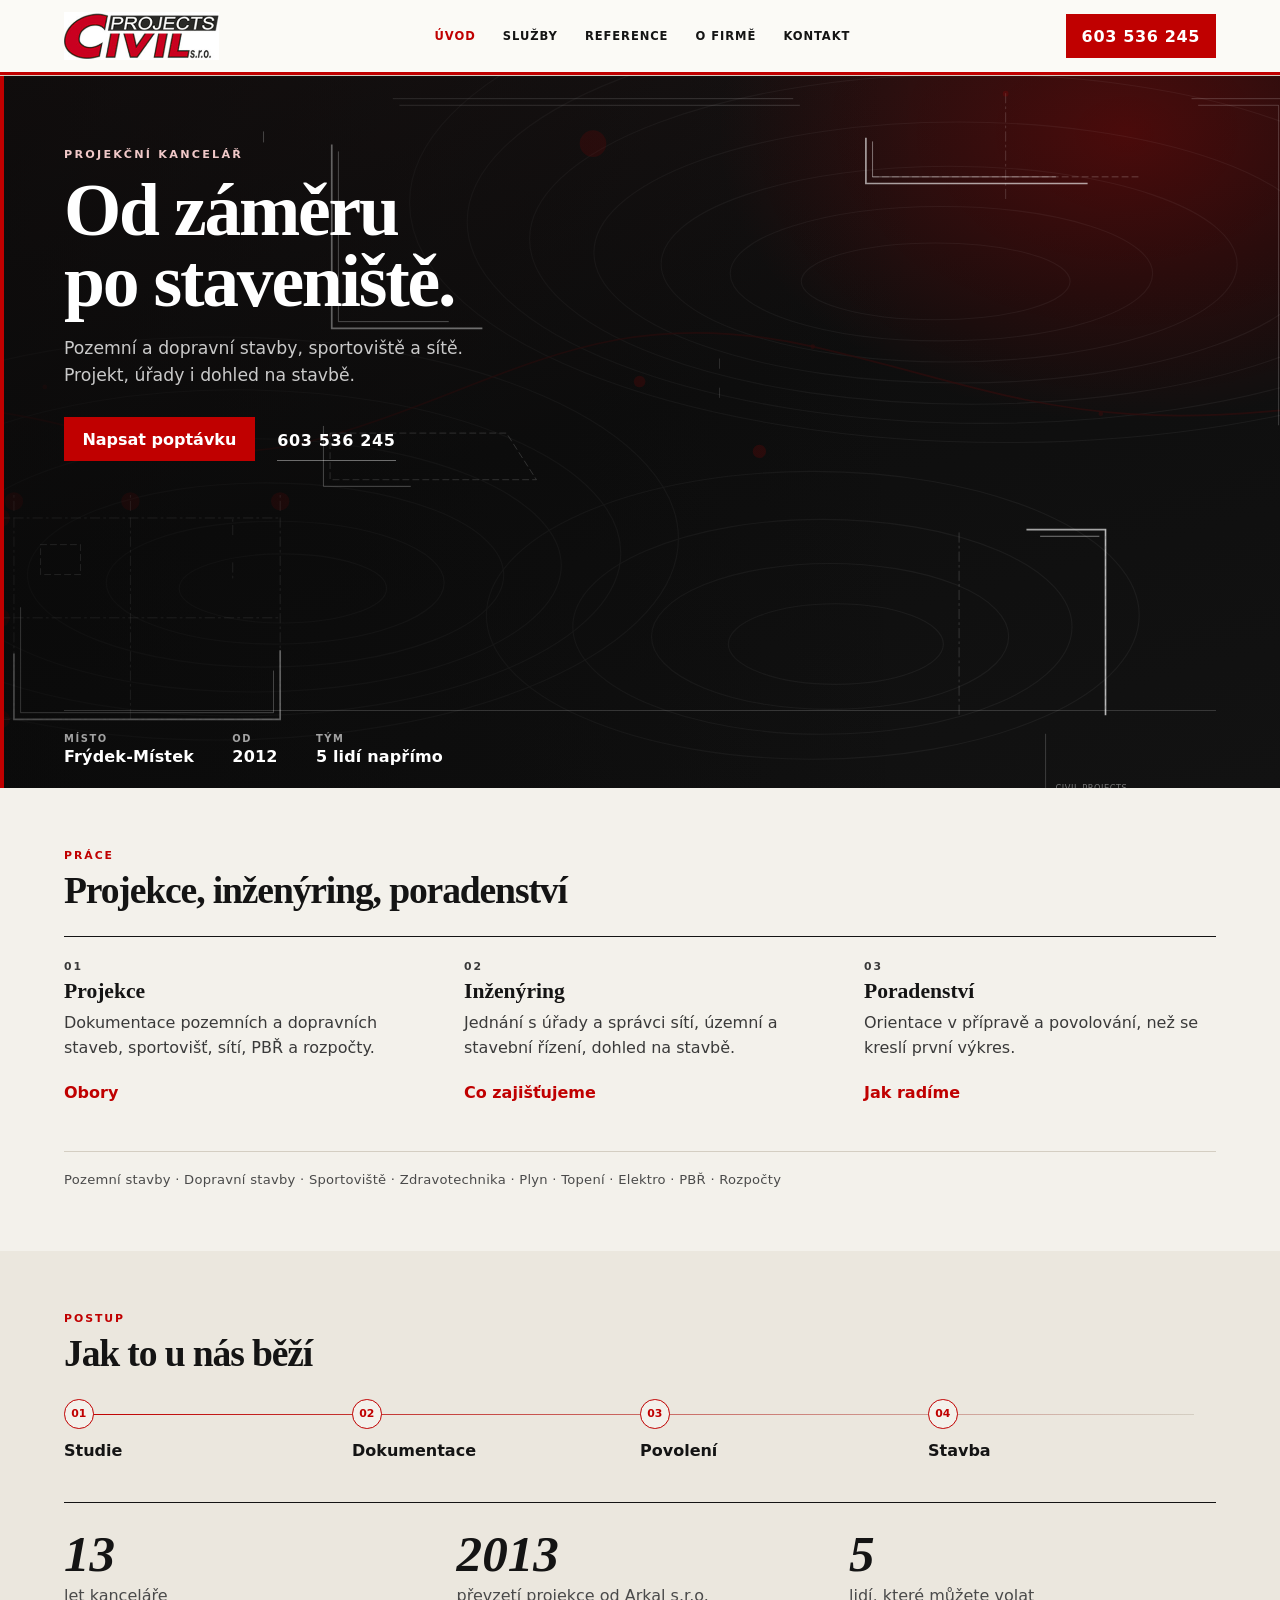
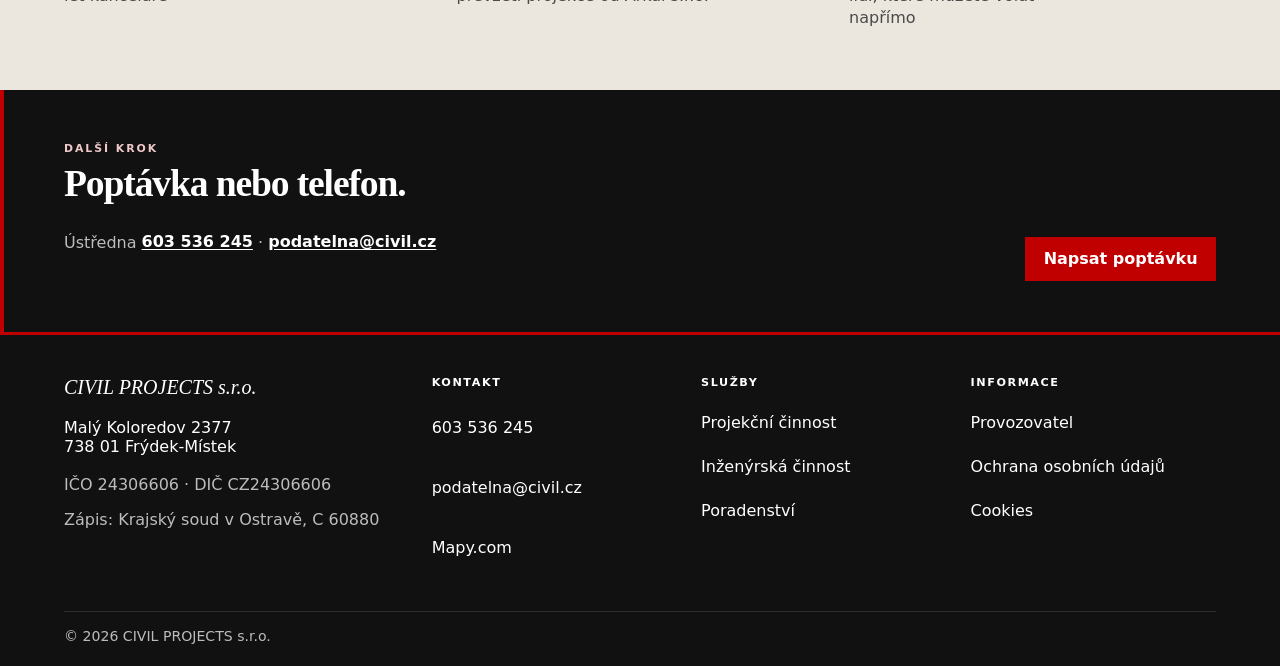
<file: index.html>
<!DOCTYPE html>
<html lang="cs">
<head>
<meta charset="utf-8">
<meta name="viewport" content="width=device-width, initial-scale=1">
<title>CIVIL PROJECTS s.r.o. | Projekce staveb Frýdek-Místek</title>
<meta name="description" content="Projektování pozemních a dopravních staveb, sportovišť, inženýrských sítí, požárních zpráv a inženýrská činnost. Frýdek-Místek.">
<link rel="canonical" href="https://www.civil.cz/">
<link rel="icon" href="favicon.ico">
<link rel="apple-touch-icon" href="favicon.ico">
<meta property="og:title" content="CIVIL PROJECTS s.r.o. | Projekce staveb Frýdek-Místek">
<meta property="og:description" content="Projektování pozemních a dopravních staveb, sportovišť, inženýrských sítí, požárních zpráv a inženýrská činnost. Frýdek-Místek.">
<meta property="og:url" content="https://www.civil.cz/">
<meta property="og:type" content="website">
<meta property="og:locale" content="cs_CZ">
<meta property="og:image" content="https://www.civil.cz/img/og.png">
<meta property="og:image:width" content="1200">
<meta property="og:image:height" content="630">
<meta property="og:image:alt" content="CIVIL PROJECTS s.r.o.">
<meta name="twitter:card" content="summary_large_image">
<meta name="twitter:title" content="CIVIL PROJECTS s.r.o. | Projekce staveb Frýdek-Místek">
<meta name="twitter:description" content="Projektování pozemních a dopravních staveb, sportovišť, inženýrských sítí, požárních zpráv a inženýrská činnost. Frýdek-Místek.">
<meta name="twitter:image" content="https://www.civil.cz/img/og.png">
<link rel="stylesheet" href="styles.css?v=16">
<script type="application/ld+json">{"@context":"https://schema.org","@type":"ProfessionalService","name":"CIVIL PROJECTS s.r.o.","url":"https://www.civil.cz/","image":"https://www.civil.cz/img/og.png","email":"podatelna@civil.cz","telephone":"+420603536245","address":{"@type":"PostalAddress","streetAddress":"Malý Koloredov 2377","postalCode":"738 01","addressLocality":"Frýdek-Místek","addressCountry":"CZ"},"areaServed":"CZ"}</script>
</head>
<body class="civil" data-form-endpoint="/api/form.php" data-turnstile-site-key="">
<a class="skip" href="#obsah">Přeskočit na obsah</a>
<header class="site-header" data-header>
  <div class="wrap header-bar">
    <a class="logo-link" href="index.html" aria-label="CIVIL PROJECTS s.r.o.">
      <img class="logo" src="img/logo.jpg" width="304" height="94" alt="CIVIL PROJECTS s.r.o.">
    </a>
    <nav class="nav-desktop" aria-label="Hlavní">
      <a class="nav-link" href="index.html" aria-current="page">Úvod</a>
      <a class="nav-link" href="sluzby.html">Služby</a>
      <a class="nav-link" href="reference.html">Reference</a>
      <a class="nav-link" href="o-firme.html">O firmě</a>
      <a class="nav-link" href="kontakt.html">Kontakt</a>
    </nav>
    <a class="header-cta" href="tel:+420603536245">603 536 245</a>
    <button type="button" class="menu-btn" data-nav-toggle aria-expanded="false" aria-controls="mobile-nav">Menu</button>
  </div>
  <div id="mobile-nav" class="nav-mobile" hidden>
    <nav class="wrap" aria-label="Mobilní">
      <a class="btn btn-red" href="tel:+420603536245">Zavolat 603 536 245</a>
      <a href="index.html">Úvod</a>
      <a href="sluzby.html">Služby</a>
      <a href="reference.html">Reference</a>
      <a href="o-firme.html">O firmě</a>
      <a href="kontakt.html">Kontakt</a>
    </nav>
  </div>
</header>
<div id="obsah" class="civil-main">
<section class="hero">
  <div class="hero-land" aria-hidden="true"></div>
  <svg class="hero-draw" viewBox="0 0 1600 900" fill="none" xmlns="http://www.w3.org/2000/svg" aria-hidden="true">
  <defs>
    <pattern id="hatch" width="6" height="6" patternUnits="userSpaceOnUse" patternTransform="rotate(45)">
      <line x1="0" y1="0" x2="0" y2="6" class="dwg-hatch"/>
    </pattern>
    <pattern id="hatch-earth" width="8" height="8" patternUnits="userSpaceOnUse">
      <path d="M0 8 L8 0" class="dwg-hatch"/>
      <path d="M-2 2 L2 -2 M6 10 L10 6" class="dwg-hatch"/>
    </pattern>
    <pattern id="hatch-insul" width="10" height="6" patternUnits="userSpaceOnUse">
      <path d="M0 3 h4 l2-2 2 2 h2" class="dwg-hatch"/>
    </pattern>
  </defs>

  <g class="dwg dwg-sheet s1">
    <path d="M24 24 h1552 v852 H24 z" class="dwg-dim"/>
    <path d="M32 32 h1536 v836 H32 z" class="dwg-dim"/>
    <path d="M1288 788 h280 v80 h-280 z" class="dwg-dim"/>
    <path d="M1288 788 v80 M1428 788 v80 M1288 816 h280" class="dwg-dim"/>
    <text class="dwg-note dwg-kote" x="1300" y="808"></text>
    <text class="dwg-note" x="1300" y="828"></text>
    <text class="dwg-note dwg-kote" x="1440" y="808"></text>
    <text class="dwg-note dwg-kote" x="1440" y="828"></text>
    <text class="dwg-note dwg-kote" x="1300" y="856">CIVIL PROJECTS</text>
  </g>

  <g class="dwg dwg-plan s1">
    <circle cx="48" cy="508" r="11" class="dwg-red"/>
    <text class="dwg-note dwg-axis-lbl" x="48" y="512" text-anchor="middle"></text>
    <circle cx="188" cy="508" r="11" class="dwg-red"/>
    <text class="dwg-note dwg-axis-lbl" x="188" y="512" text-anchor="middle"></text>
    <circle cx="368" cy="508" r="11" class="dwg-red"/>
    <text class="dwg-note dwg-axis-lbl" x="368" y="512" text-anchor="middle"></text>
    <path d="M48 519 v-22 M188 519 v-22 M368 519 v-22" class="dwg-axis"/>
    <circle cx="32" cy="528" r="11" class="dwg-red"/>
    <text class="dwg-note dwg-axis-lbl" x="32" y="532" text-anchor="middle"></text>
    <circle cx="32" cy="648" r="11" class="dwg-red"/>
    <text class="dwg-note dwg-axis-lbl" x="32" y="652" text-anchor="middle"></text>
    <circle cx="32" cy="770" r="11" class="dwg-red"/>
    <text class="dwg-note dwg-axis-lbl" x="32" y="774" text-anchor="middle"></text>
    <path d="M43 528 h-22 M43 648 h-22 M43 770 h-22" class="dwg-axis"/>
    <path d="M48 528 v242 M188 528 v242 M368 528 v242" class="dwg-axis"/>
    <path d="M48 528 h320 M48 648 h320 M48 770 h320" class="dwg-axis"/>

    <path class="dwg-fill" d="M48 528 h320 v242 H48 z M56 536 h304 v226 H56 z"/>
    <path d="M48 528 h320 v242 H48 z" class="dwg-cut"/>
    <path d="M56 536 h304 v226 H56 z" class="dwg-line"/>
    <path d="M48 648 h90 M138 648 v122" class="dwg-cut"/>
    <path d="M56 640 h74 v8 H56 M146 656 v104" class="dwg-line"/>
    <path d="M188 528 v120" class="dwg-cut"/>
    <path d="M180 536 v104" class="dwg-line"/>

    <path d="M118 648 v-8" class="dwg-line"/>
    <path d="M118 648 A18 18 0 0 1 100 630" class="dwg-red"/>
    <path d="M248 528 v8" class="dwg-line"/>
    <path d="M248 536 A16 16 0 0 0 264 552" class="dwg-red"/>
    <path d="M138 705 h8" class="dwg-line"/>
    <path d="M146 705 A16 16 0 0 0 162 721" class="dwg-red"/>
    <path d="M210 528 h28 M210 536 h28" class="dwg-line"/>
    <path d="M224 528 v8" class="dwg-dim"/>
    <path d="M300 648 h28 M300 656 h28" class="dwg-line"/>
    <path d="M314 648 v8" class="dwg-dim"/>

    <rect x="214" y="698" width="42" height="42" class="dwg-line"/>
    <path d="M214 698 h42 v42 h-42 z M235 698 v42" class="dwg-line"/>
    <path d="M80 560 h48 v36 H80 z" class="dwg-hid"/>
    <circle cx="104" cy="578" r="10" class="dwg-dim"/>
    <path d="M99 573 l10 10 M99 583 l10-10" class="dwg-dim"/>
    <rect x="300" y="560" width="22" height="22" class="dwg-cut"/>
    <path d="M300 560 l22 22 M322 560 l-22 22" class="dwg-red"/>
    <path d="M311 548 v-18 M311 582 v18" class="dwg-axis"/>

    <path d="M200 528 v-10 l8 6 h12 l8-6" class="dwg-red"/>
    <text class="dwg-note dwg-kote" x="200" y="508"></text>
    <path d="M200 770 v10 l8-6 h12 l8 6" class="dwg-red"/>
    <text class="dwg-note dwg-kote" x="200" y="798"></text>
    <path d="M210 518 v262" class="dwg-red"/>

    <path d="M48 788 h320" class="dwg-dim"/>
    <path d="M48 784 v8 M188 784 v8 M368 784 v8" class="dwg-dim"/>
    <text class="dwg-note dwg-kote" x="108" y="804"></text>
    <text class="dwg-note dwg-kote" x="258" y="804"></text>
    <path d="M380 528 v242" class="dwg-dim"/>
    <path d="M376 528 h8 M376 648 h8 M376 770 h8" class="dwg-dim"/>
    <text class="dwg-note dwg-kote" x="388" y="598"></text>
    <text class="dwg-note dwg-kote" x="388" y="718"></text>
    <text class="dwg-note" x="56" y="518"></text>
    <text class="dwg-note dwg-kote" x="250" y="518"></text>
  </g>

  <g class="dwg dwg-north s1">
    <circle cx="430" cy="760" r="22" class="dwg-line"/>
    <path d="M430 746 v28 M422 754 l8-8 8 8" class="dwg-red"/>
    <text class="dwg-note dwg-axis-lbl" x="430" y="742" text-anchor="middle"></text>
    <path d="M468 752 h80" class="dwg-dim"/>
    <path d="M468 748 v8 M508 748 v8 M548 748 v8" class="dwg-dim"/>
    <text class="dwg-note dwg-kote" x="478" y="744"></text>
    <text class="dwg-note dwg-kote" x="528" y="744"></text>
  </g>

  <g class="dwg dwg-elev">
    <g class="s2">
      <path d="M960 780 h460" class="dwg-cut"/>
      <path d="M980 780 v-16 h400 v16" class="dwg-line"/>
      <rect x="988" y="764" width="384" height="16" class="dwg-fill"/>
      <rect x="960" y="780" width="460" height="36" class="dwg-fill dwg-earth"/>
      <path d="M960 816 Q1040 800 1120 812 T1280 804 T1420 816" class="dwg-dim"/>
      <text class="dwg-note" x="980" y="838"></text>
    </g>
    <g class="s3">
      <path d="M1008 764 v-222 h352 v222" class="dwg-cut"/>
      <path d="M1016 764 v-214 h336" class="dwg-line"/>
      <path d="M1008 654 h352" class="dwg-line"/>
      <path d="M1184 764 v-222" class="dwg-axis"/>
      <rect x="1008" y="742" width="352" height="22" class="dwg-fill"/>
      <path d="M1040 764 v18" class="dwg-line"/>
      <path d="M1360 542 v222" class="dwg-hid"/>
    </g>
    <g class="s4">
      <rect x="1048" y="678" width="56" height="86" class="dwg-line"/>
      <rect x="1054" y="684" width="44" height="74" class="dwg-line"/>
      <path d="M1076 684 v74 M1054 721 h44" class="dwg-line"/>
      <path d="M1048 764 v-6 h56" class="dwg-dim"/>
      <rect x="1148" y="668" width="72" height="96" class="dwg-line"/>
      <rect x="1154" y="674" width="60" height="84" class="dwg-line"/>
      <path d="M1184 674 v84 M1154 716 h60" class="dwg-line"/>
      <rect x="1288" y="678" width="56" height="86" class="dwg-line"/>
      <rect x="1294" y="684" width="44" height="74" class="dwg-line"/>
      <path d="M1316 684 v74 M1294 721 h44" class="dwg-line"/>
      <rect x="1048" y="568" width="56" height="72" class="dwg-line"/>
      <rect x="1054" y="574" width="44" height="60" class="dwg-line"/>
      <path d="M1076 574 v60 M1054 604 h44" class="dwg-line"/>
      <rect x="1288" y="568" width="56" height="72" class="dwg-line"/>
      <rect x="1294" y="574" width="44" height="60" class="dwg-line"/>
      <path d="M1316 574 v60 M1294 604 h44" class="dwg-line"/>
    </g>
    <g class="s5">
      <path d="M996 542 L1184 418 L1372 542" class="dwg-red"/>
      <path d="M1004 542 L1184 428 L1364 542" class="dwg-line"/>
      <path d="M1184 418 v-26" class="dwg-red"/>
      <rect x="1172" y="392" width="24" height="26" class="dwg-red"/>
      <path d="M1008 542 h352" class="dwg-line"/>
      <path d="M1100 470 L1128 488" class="dwg-dim"/>
      <text class="dwg-note dwg-kote" x="1132" y="478"></text>
      <path d="M1248 542 v-40" class="dwg-line"/>
      <path d="M1244 510 h8 M1244 542 h8" class="dwg-dim"/>
    </g>
    <g class="s6">
      <path d="M980 780 v12 M1380 780 v12" class="dwg-dim"/>
      <path d="M980 792 h400" class="dwg-dim"/>
      <text class="dwg-note dwg-kote" x="1158" y="808"></text>
      <path d="M1392 418 v346" class="dwg-dim"/>
      <path d="M1388 418 h8 M1388 542 h8 M1388 654 h8 M1388 764 h8" class="dwg-dim"/>
      <path d="M1404 542 h36 M1422 542 l-8-4 v8 z" class="dwg-red"/>
      <text class="dwg-note dwg-kote" x="1444" y="546"></text>
      <path d="M1404 654 h36 M1422 654 l-8-4 v8 z" class="dwg-red"/>
      <text class="dwg-note dwg-kote" x="1444" y="658"></text>
      <path d="M1404 764 h36 M1422 764 l-8-4 v8 z" class="dwg-red"/>
      <text class="dwg-note dwg-kote" x="1444" y="768"></text>
      <text class="dwg-note dwg-kote" x="1444" y="430"></text>
    </g>
  </g>

  <g class="dwg dwg-truss s3">
    <text class="dwg-note" x="1080" y="24"></text>
    <path d="M1240 18 v128" class="dwg-axis"/>
    <path d="M1072 72 L1240 14 L1408 72 L1408 126 L1072 126 Z" class="dwg-cut"/>
    <path d="M1080 76 L1240 22 L1400 76 L1400 118 L1080 118 Z" class="dwg-line"/>
    <path d="M1080 118 L1240 70 L1400 118" class="dwg-line"/>
    <path d="M1144 118 L1240 22 L1336 118" class="dwg-line"/>
    <path d="M1080 118 h320" class="dwg-hid"/>
    <rect x="1072" y="110" width="16" height="16" class="dwg-red"/>
    <rect x="1232" y="110" width="16" height="16" class="dwg-red"/>
    <rect x="1392" y="110" width="16" height="16" class="dwg-red"/>
    <circle cx="1076" cy="114" r="1.6" class="dwg-dim"/>
    <circle cx="1084" cy="114" r="1.6" class="dwg-dim"/>
    <circle cx="1076" cy="122" r="1.6" class="dwg-dim"/>
    <circle cx="1084" cy="122" r="1.6" class="dwg-dim"/>
    <circle cx="1240" cy="18" r="3.5" class="dwg-red"/>
    <text class="dwg-note dwg-kote" x="1088" y="102"></text>
    <text class="dwg-note dwg-kote" x="1288" y="56"></text>
    <text class="dwg-note dwg-kote" x="1220" y="142"></text>
    <path d="M1072 150 h336" class="dwg-dim"/>
    <path d="M1072 146 v8 M1408 146 v8" class="dwg-dim"/>
    <text class="dwg-note dwg-kote" x="1220" y="166"></text>
  </g>

  <g class="dwg dwg-stair s4">
    <text class="dwg-note" x="430" y="72"></text>
    <path d="M430 80 h220 v220 H430 z" class="dwg-cut"/>
    <path d="M438 88 h204 v204 H438 z" class="dwg-line"/>
    <path d="M430 110 h72 v28 h72 v28 h76" class="dwg-line"/>
    <path d="M502 80 v220 M574 80 v220" class="dwg-line"/>
    <path d="M430 138 h220 M430 166 h220 M430 194 h220 M430 222 h220 M430 250 h220 M430 278 h220" class="dwg-line"/>
    <path d="M438 292 L642 88" class="dwg-red"/>
    <path d="M560 200 l22-22 6 2 -2 8" class="dwg-red"/>
    <text class="dwg-note dwg-kote" x="572" y="188"></text>
    <text class="dwg-note dwg-kote" x="442" y="126"></text>
    <text class="dwg-note dwg-kote" x="442" y="154"></text>
    <text class="dwg-note dwg-kote" x="442" y="182"></text>
    <path d="M430 312 h220" class="dwg-dim"/>
    <path d="M430 308 v8 M650 308 v8" class="dwg-dim"/>
    <text class="dwg-note dwg-kote" x="516" y="328"></text>
  </g>

  <g class="dwg dwg-window s5">
    <circle cx="744" cy="78" r="16" class="dwg-red"/>
    <text class="dwg-note dwg-axis-lbl" x="744" y="82" text-anchor="middle"></text>
    <path d="M744 94 v8" class="dwg-red"/>
    <text class="dwg-note" x="700" y="78"></text>
    <rect x="700" y="102" width="88" height="138" class="dwg-cut"/>
    <rect x="708" y="110" width="16" height="122" class="dwg-fill"/>
    <rect x="764" y="110" width="16" height="122" class="dwg-fill"/>
    <rect x="724" y="110" width="40" height="122" class="dwg-line"/>
    <path d="M728 114 v114 M760 114 v114" class="dwg-line"/>
    <path d="M728 172 h32" class="dwg-line"/>
    <path d="M700 240 h88" class="dwg-cut"/>
    <path d="M696 240 l12 8 h64 l12-8" class="dwg-line"/>
    <path d="M688 102 v138" class="dwg-dim"/>
    <path d="M684 102 h8 M684 240 h8" class="dwg-dim"/>
    <text class="dwg-note dwg-kote" x="656" y="176"></text>
    <text class="dwg-note dwg-kote" x="708" y="258"></text>
  </g>

  <g class="dwg dwg-pipe s2">
    <text class="dwg-note" x="800" y="332"></text>
    <path d="M800 360 h96 v84 h48" class="dwg-red"/>
    <path d="M800 368 h88 v68 h48" class="dwg-line"/>
    <circle cx="800" cy="364" r="7" class="dwg-red"/>
    <circle cx="800" cy="364" r="3" class="dwg-dim"/>
    <circle cx="944" cy="448" r="8" class="dwg-red"/>
    <path d="M938 442 l12 12 M938 454 l12-12" class="dwg-dim"/>
    <rect x="884" y="348" width="24" height="24" class="dwg-line"/>
    <path d="M884 360 h24 M896 348 v24" class="dwg-line"/>
    <path d="M896 348 v-14 M896 372 v14" class="dwg-axis"/>
    <path d="M860 360 l16 8 8-16" class="dwg-dim"/>
    <text class="dwg-note dwg-kote" x="848" y="390"></text>
    <text class="dwg-note dwg-kote" x="956" y="452"></text>
  </g>

  <g class="dwg dwg-section s6">
    <text class="dwg-note" x="48" y="48"></text>
    <path d="M48 64 h300" class="dwg-cut"/>
    <path d="M48 64 v96 h300 v-96" class="dwg-line"/>
    <path d="M48 112 h300" class="dwg-line"/>
    <rect x="48" y="112" width="300" height="20" class="dwg-fill"/>
    <rect x="48" y="88" width="12" height="24" class="dwg-fill dwg-insul"/>
    <rect x="336" y="88" width="12" height="24" class="dwg-fill dwg-insul"/>
    <path d="M48 132 v44 h300 v-44" class="dwg-cut"/>
    <path d="M70 132 v44 M110 132 v44 M150 132 v44 M190 132 v44 M230 132 v44 M270 132 v44 M310 132 v44" class="dwg-line"/>
    <path d="M60 148 h8 M100 156 h8 M140 144 h8 M180 160 h8 M220 150 h8 M260 158 h8 M300 146 h8" class="dwg-red"/>
    <rect x="48" y="176" width="300" height="28" class="dwg-fill dwg-earth"/>
    <path d="M48 176 h300" class="dwg-red"/>
    <path d="M360 64 h28 M374 64 l-7-4 v8 z" class="dwg-red"/>
    <text class="dwg-note dwg-kote" x="392" y="68"></text>
    <path d="M360 112 h28 M374 112 l-7-4 v8 z" class="dwg-red"/>
    <text class="dwg-note dwg-kote" x="392" y="116"></text>
    <path d="M360 176 h28 M374 176 l-7-4 v8 z" class="dwg-red"/>
    <text class="dwg-note dwg-kote" x="392" y="180"></text>
    <text class="dwg-note dwg-kote" x="56" y="84"></text>
    <text class="dwg-note dwg-kote" x="160" y="168"></text>
  </g>

  <g class="dwg dwg-drive s1">
    <path d="M420 418 h228 l44 72 H420 z" class="dwg-line"/>
    <path d="M428 426 h212 l36 56 H428 z" class="dwg-hid"/>
    <path d="M464 418 v72 M528 418 v72 M592 418 v72" class="dwg-line"/>
    <path d="M420 502 h272" class="dwg-dim"/>
    <path d="M420 498 v8 M692 498 v8" class="dwg-dim"/>
    <text class="dwg-note dwg-kote" x="528" y="518"></text>
    <path d="M640 430 l18 28" class="dwg-dim"/>
    <text class="dwg-note dwg-kote" x="662" y="448"></text>
  </g>
</svg>

  <div class="wrap hero-layout">
    <div class="hero-copy">
      <p class="eyebrow">Projekční kancelář</p>
      <h1>Od záměru po staveniště.</h1>
      <p class="hero-lead">Pozemní a dopravní stavby, sportoviště a sítě. Projekt, úřady i dohled na stavbě.</p>
      <div class="hero-actions">
        <a class="btn btn-red" href="kontakt.html">Napsat poptávku</a>
        <a class="hero-phone" href="tel:+420603536245">603 536 245</a>
      </div>
    </div>
    <ul class="hero-proof">
      <li><span>Místo</span> Frýdek-Místek</li>
      <li><span>Od</span> 2012</li>
      <li><span>Tým</span> 5 lidí napřímo</li>
    </ul>
  </div>
</section>
<section class="section">
  <div class="wrap">
    <p class="kicker">Práce</p>
    <h2>Projekce, inženýring, poradenství</h2>
    <ul class="pillars">
      <li data-reveal="1">
        <p class="kicker">01</p>
        <h3>Projekce</h3>
        <p>Dokumentace pozemních a dopravních staveb, sportovišť, sítí, PBŘ a rozpočty.</p>
        <p><a href="projekce.html">Obory</a></p>
      </li>
      <li data-reveal="2">
        <p class="kicker">02</p>
        <h3>Inženýring</h3>
        <p>Jednání s úřady a správci sítí, územní a stavební řízení, dohled na stavbě.</p>
        <p><a href="inzenyring.html">Co zajišťujeme</a></p>
      </li>
      <li data-reveal="3">
        <p class="kicker">03</p>
        <h3>Poradenství</h3>
        <p>Orientace v přípravě a povolování, než se kreslí první výkres.</p>
        <p><a href="poradenstvi.html">Jak radíme</a></p>
      </li>
    </ul>
    <p class="discipline-line">Pozemní stavby · Dopravní stavby · Sportoviště · Zdravotechnika · Plyn · Topení · Elektro · PBŘ · Rozpočty</p>
  </div>
</section>
<section class="section section-alt">
  <div class="wrap">
    <p class="kicker">Postup</p>
    <h2>Jak to u nás běží</h2>
    <ol class="spine">
      <li data-reveal="1"><b>01</b><span>Studie</span></li>
      <li data-reveal="2"><b>02</b><span>Dokumentace</span></li>
      <li data-reveal="3"><b>03</b><span>Povolení</span></li>
      <li data-reveal="4"><b>04</b><span>Stavba</span></li>
    </ol>
    <div class="metrics">
      <p data-reveal="1"><b data-years-since="2012">14</b> let kanceláře</p>
      <p data-reveal="2"><b>2013</b> převzetí projekce od Arkal s.r.o.</p>
      <p data-reveal="3"><b data-count-to="5">5</b> lidí, které můžete volat napřímo</p>
    </div>
  </div>
</section>
<section class="band">
  <div class="wrap band-inner">
    <div>
      <p class="kicker kicker-on-dark">Další krok</p>
      <h2>Poptávka nebo telefon.</h2>
      <p class="lede lede-on-dark">Ústředna <a href="tel:+420603536245">603 536 245</a> · <a href="mailto:podatelna@civil.cz">podatelna@civil.cz</a></p>
    </div>
    <a class="btn btn-red" href="kontakt.html">Napsat poptávku</a>
  </div>
</section>
</div>
<footer class="site-footer">
  <div class="wrap footer-grid">
    <div>
      <p class="stamp-firm">CIVIL PROJECTS s.r.o.</p>
      <p><a href="https://mapy.com/fnc/v1/showmap?center=18.34259,49.68184&amp;zoom=17&amp;marker=true" target="_blank" rel="noopener noreferrer">Malý Koloredov 2377<br>738 01 Frýdek-Místek</a></p>
      <p>IČO 24306606 · DIČ CZ24306606</p>
      <p>Zápis: Krajský soud v Ostravě, C 60880</p>
    </div>
    <div>
      <h2>Kontakt</h2>
      <p><a href="tel:+420603536245">603 536 245</a></p>
      <p><a href="mailto:podatelna@civil.cz">podatelna@civil.cz</a></p>
      <p><a href="https://mapy.com/fnc/v1/showmap?center=18.34259,49.68184&amp;zoom=17&amp;marker=true" target="_blank" rel="noopener noreferrer">Mapy.com</a></p>
    </div>
    <div>
      <h2>Služby</h2>
      <ul class="legal-nav">
        <li><a href="projekce.html">Projekční činnost</a></li>
        <li><a href="inzenyring.html">Inženýrská činnost</a></li>
        <li><a href="poradenstvi.html">Poradenství</a></li>
      </ul>
    </div>
    <nav aria-label="Právní informace">
      <h2>Informace</h2>
      <ul class="legal-nav">
        <li><a href="provozovatel.html">Provozovatel</a></li>
        <li><a href="ochrana-osobnich-udaju.html">Ochrana osobních údajů</a></li>
        <li><a href="cookies.html">Cookies</a></li>
      </ul>
    </nav>
  </div>
  <p class="wrap footer-bar">© 2026 CIVIL PROJECTS s.r.o.</p>
</footer>
<script src="main.js?v=16" defer></script>
</body>
</html>
</file>
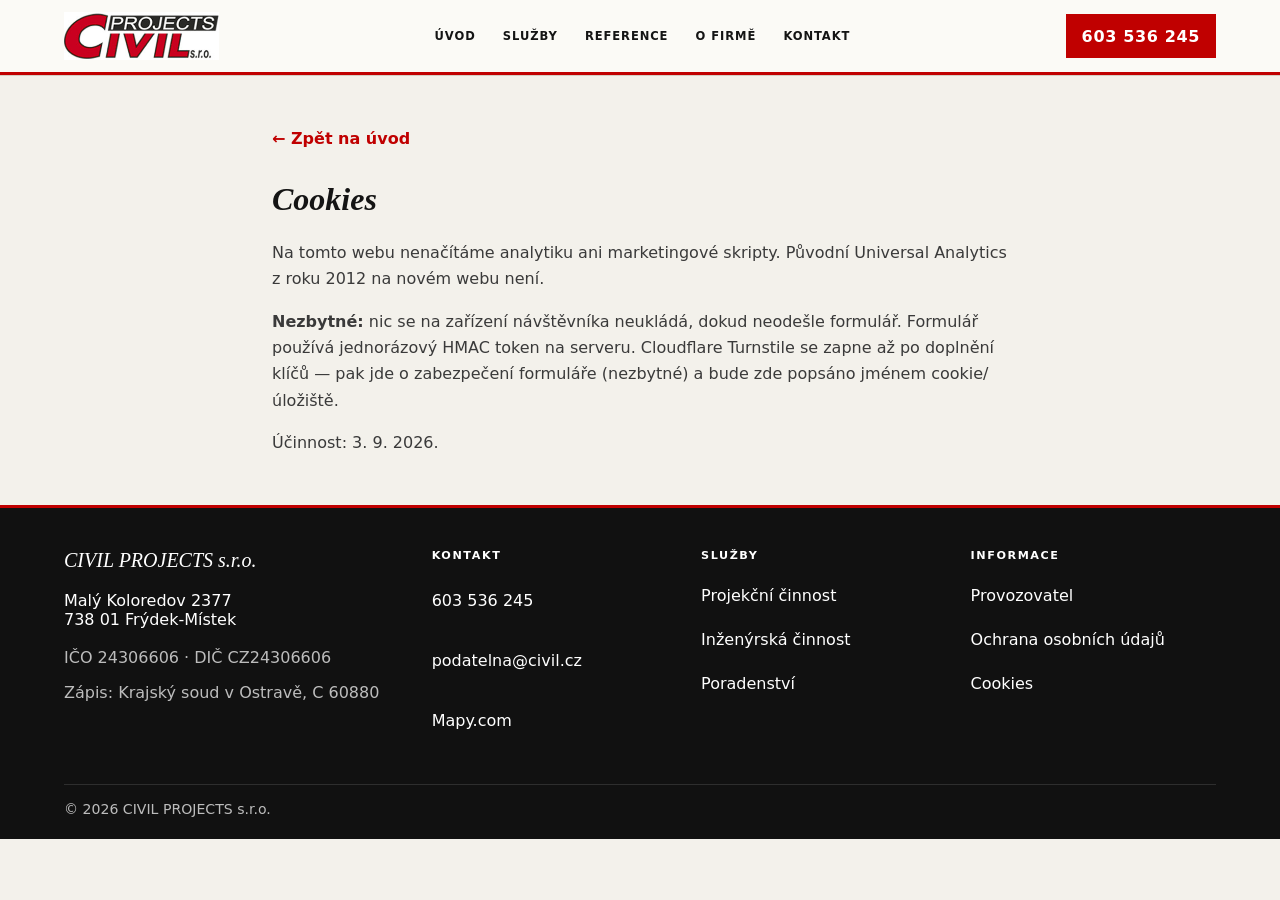
<file: cookies.html>
<!DOCTYPE html>
<html lang="cs">
<head>
<meta charset="utf-8">
<meta name="viewport" content="width=device-width, initial-scale=1">
<title>Cookies | CIVIL PROJECTS</title>
<meta name="description" content="Cookies na civil.cz: bez analytiky a marketingu, jen nezbytné zpracování formuláře.">
<link rel="canonical" href="https://www.civil.cz/cookies.html">
<link rel="icon" href="favicon.ico">
<link rel="apple-touch-icon" href="favicon.ico">
<meta property="og:title" content="Cookies | CIVIL PROJECTS">
<meta property="og:description" content="Cookies na civil.cz: bez analytiky a marketingu, jen nezbytné zpracování formuláře.">
<meta property="og:url" content="https://www.civil.cz/cookies.html">
<meta property="og:type" content="website">
<meta property="og:locale" content="cs_CZ">
<meta property="og:image" content="https://www.civil.cz/img/og.png">
<meta property="og:image:width" content="1200">
<meta property="og:image:height" content="630">
<meta property="og:image:alt" content="CIVIL PROJECTS s.r.o.">
<meta name="twitter:card" content="summary_large_image">
<meta name="twitter:title" content="Cookies | CIVIL PROJECTS">
<meta name="twitter:description" content="Cookies na civil.cz: bez analytiky a marketingu, jen nezbytné zpracování formuláře.">
<meta name="twitter:image" content="https://www.civil.cz/img/og.png">
<link rel="stylesheet" href="styles.css?v=16">

</head>
<body class="civil" data-form-endpoint="/api/form.php" data-turnstile-site-key="">
<a class="skip" href="#obsah">Přeskočit na obsah</a>
<header class="site-header" data-header>
  <div class="wrap header-bar">
    <a class="logo-link" href="index.html" aria-label="CIVIL PROJECTS s.r.o.">
      <img class="logo" src="img/logo.jpg" width="304" height="94" alt="CIVIL PROJECTS s.r.o.">
    </a>
    <nav class="nav-desktop" aria-label="Hlavní">
      <a class="nav-link" href="index.html">Úvod</a>
      <a class="nav-link" href="sluzby.html">Služby</a>
      <a class="nav-link" href="reference.html">Reference</a>
      <a class="nav-link" href="o-firme.html">O firmě</a>
      <a class="nav-link" href="kontakt.html">Kontakt</a>
    </nav>
    <a class="header-cta" href="tel:+420603536245">603 536 245</a>
    <button type="button" class="menu-btn" data-nav-toggle aria-expanded="false" aria-controls="mobile-nav">Menu</button>
  </div>
  <div id="mobile-nav" class="nav-mobile" hidden>
    <nav class="wrap" aria-label="Mobilní">
      <a class="btn btn-red" href="tel:+420603536245">Zavolat 603 536 245</a>
      <a href="index.html">Úvod</a>
      <a href="sluzby.html">Služby</a>
      <a href="reference.html">Reference</a>
      <a href="o-firme.html">O firmě</a>
      <a href="kontakt.html">Kontakt</a>
    </nav>
  </div>
</header>
<div id="obsah" class="civil-main">
<div class="legal-shell"><a class="back" href="index.html">← Zpět na úvod</a><h1>Cookies</h1>
<p>Na tomto webu nenačítáme analytiku ani marketingové skripty. Původní Universal Analytics z roku 2012 na novém webu není.</p>
<p><strong>Nezbytné:</strong> nic se na zařízení návštěvníka neukládá, dokud neodešle formulář. Formulář používá jednorázový HMAC token na serveru. Cloudflare Turnstile se zapne až po doplnění klíčů — pak jde o zabezpečení formuláře (nezbytné) a bude zde popsáno jménem cookie/úložiště.</p>
<p>Účinnost: 3. 9. 2026.</p></div>
</div>
<footer class="site-footer">
  <div class="wrap footer-grid">
    <div>
      <p class="stamp-firm">CIVIL PROJECTS s.r.o.</p>
      <p><a href="https://mapy.com/fnc/v1/showmap?center=18.34259,49.68184&amp;zoom=17&amp;marker=true" target="_blank" rel="noopener noreferrer">Malý Koloredov 2377<br>738 01 Frýdek-Místek</a></p>
      <p>IČO 24306606 · DIČ CZ24306606</p>
      <p>Zápis: Krajský soud v Ostravě, C 60880</p>
    </div>
    <div>
      <h2>Kontakt</h2>
      <p><a href="tel:+420603536245">603 536 245</a></p>
      <p><a href="mailto:podatelna@civil.cz">podatelna@civil.cz</a></p>
      <p><a href="https://mapy.com/fnc/v1/showmap?center=18.34259,49.68184&amp;zoom=17&amp;marker=true" target="_blank" rel="noopener noreferrer">Mapy.com</a></p>
    </div>
    <div>
      <h2>Služby</h2>
      <ul class="legal-nav">
        <li><a href="projekce.html">Projekční činnost</a></li>
        <li><a href="inzenyring.html">Inženýrská činnost</a></li>
        <li><a href="poradenstvi.html">Poradenství</a></li>
      </ul>
    </div>
    <nav aria-label="Právní informace">
      <h2>Informace</h2>
      <ul class="legal-nav">
        <li><a href="provozovatel.html">Provozovatel</a></li>
        <li><a href="ochrana-osobnich-udaju.html">Ochrana osobních údajů</a></li>
        <li><a href="cookies.html">Cookies</a></li>
      </ul>
    </nav>
  </div>
  <p class="wrap footer-bar">© 2026 CIVIL PROJECTS s.r.o.</p>
</footer>
<script src="main.js?v=16" defer></script>
</body>
</html>
</file>
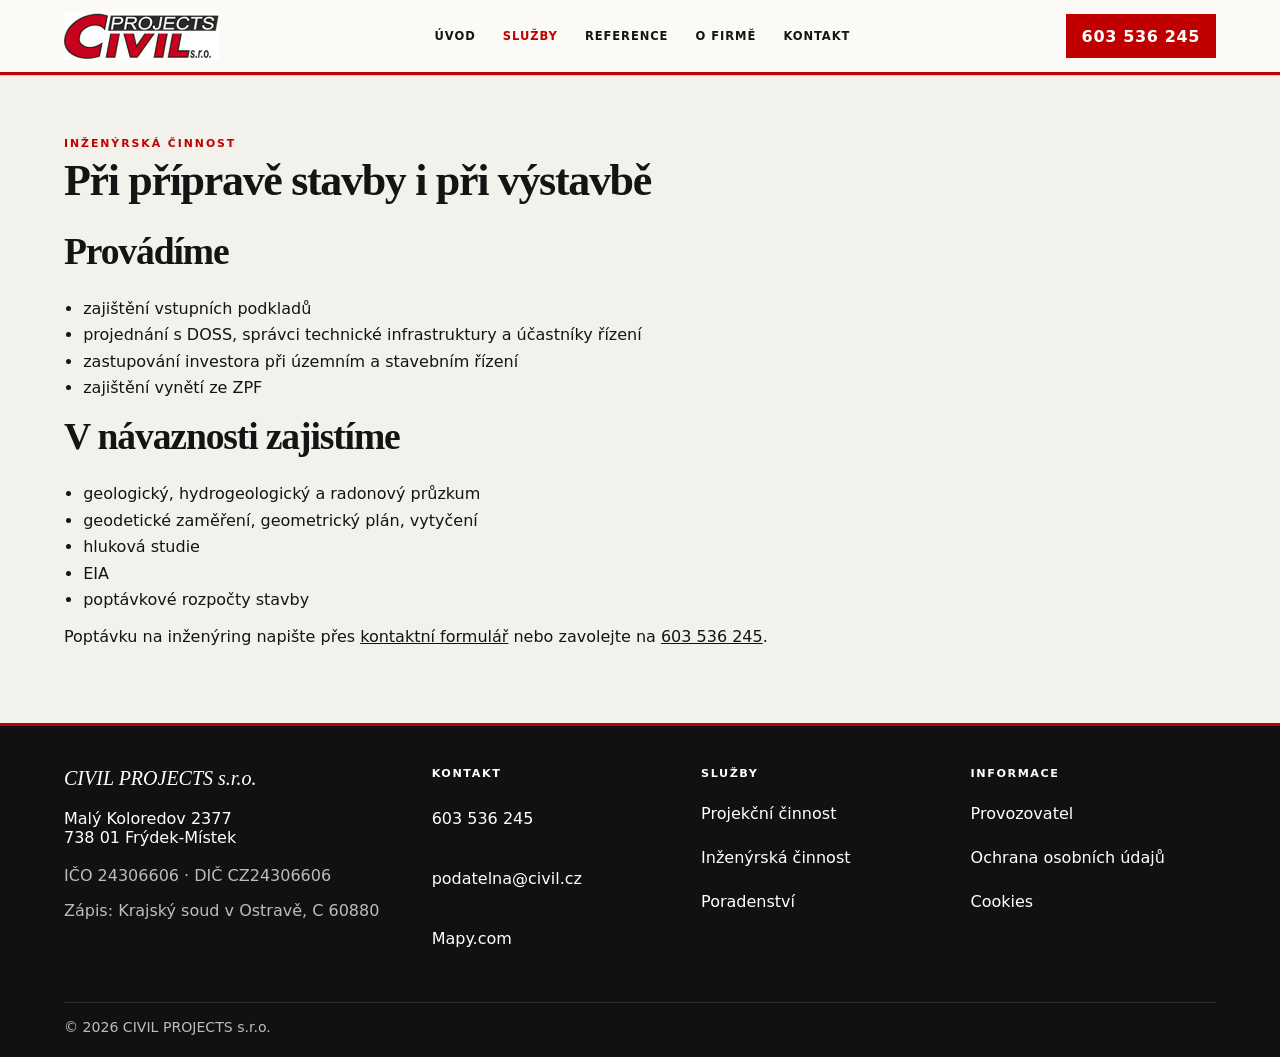
<file: inzenyring.html>
<!DOCTYPE html>
<html lang="cs">
<head>
<meta charset="utf-8">
<meta name="viewport" content="width=device-width, initial-scale=1">
<title>Inženýrská činnost | CIVIL PROJECTS</title>
<meta name="description" content="Zastupování investora, DOSS, STI, územní a stavební řízení.">
<link rel="canonical" href="https://www.civil.cz/inzenyring.html">
<link rel="icon" href="favicon.ico">
<link rel="apple-touch-icon" href="favicon.ico">
<meta property="og:title" content="Inženýrská činnost | CIVIL PROJECTS">
<meta property="og:description" content="Zastupování investora, DOSS, STI, územní a stavební řízení.">
<meta property="og:url" content="https://www.civil.cz/inzenyring.html">
<meta property="og:type" content="website">
<meta property="og:locale" content="cs_CZ">
<meta property="og:image" content="https://www.civil.cz/img/og.png">
<meta property="og:image:width" content="1200">
<meta property="og:image:height" content="630">
<meta property="og:image:alt" content="CIVIL PROJECTS s.r.o.">
<meta name="twitter:card" content="summary_large_image">
<meta name="twitter:title" content="Inženýrská činnost | CIVIL PROJECTS">
<meta name="twitter:description" content="Zastupování investora, DOSS, STI, územní a stavební řízení.">
<meta name="twitter:image" content="https://www.civil.cz/img/og.png">
<link rel="stylesheet" href="styles.css?v=16">

</head>
<body class="civil" data-form-endpoint="/api/form.php" data-turnstile-site-key="">
<a class="skip" href="#obsah">Přeskočit na obsah</a>
<header class="site-header" data-header>
  <div class="wrap header-bar">
    <a class="logo-link" href="index.html" aria-label="CIVIL PROJECTS s.r.o.">
      <img class="logo" src="img/logo.jpg" width="304" height="94" alt="CIVIL PROJECTS s.r.o.">
    </a>
    <nav class="nav-desktop" aria-label="Hlavní">
      <a class="nav-link" href="index.html">Úvod</a>
      <a class="nav-link" href="sluzby.html" aria-current="page">Služby</a>
      <a class="nav-link" href="reference.html">Reference</a>
      <a class="nav-link" href="o-firme.html">O firmě</a>
      <a class="nav-link" href="kontakt.html">Kontakt</a>
    </nav>
    <a class="header-cta" href="tel:+420603536245">603 536 245</a>
    <button type="button" class="menu-btn" data-nav-toggle aria-expanded="false" aria-controls="mobile-nav">Menu</button>
  </div>
  <div id="mobile-nav" class="nav-mobile" hidden>
    <nav class="wrap" aria-label="Mobilní">
      <a class="btn btn-red" href="tel:+420603536245">Zavolat 603 536 245</a>
      <a href="index.html">Úvod</a>
      <a href="sluzby.html">Služby</a>
      <a href="reference.html">Reference</a>
      <a href="o-firme.html">O firmě</a>
      <a href="kontakt.html">Kontakt</a>
    </nav>
  </div>
</header>
<div id="obsah" class="civil-main">
<section class="page-head"><div class="wrap prose">
    <p class="kicker">Inženýrská činnost</p>
    <h1>Při přípravě stavby i při výstavbě</h1>
    <h2>Provádíme</h2>
    <ul>
      <li>zajištění vstupních podkladů</li>
      <li>projednání s DOSS, správci technické infrastruktury a účastníky řízení</li>
      <li>zastupování investora při územním a stavebním řízení</li>
      <li>zajištění vynětí ze ZPF</li>
    </ul>
    <h2>V návaznosti zajistíme</h2>
    <ul>
      <li>geologický, hydrogeologický a radonový průzkum</li>
      <li>geodetické zaměření, geometrický plán, vytyčení</li>
      <li>hluková studie</li>
      <li>EIA</li>
      <li>poptávkové rozpočty stavby</li>
    </ul>
    <p>Poptávku na inženýring napište přes <a href="kontakt.html">kontaktní formulář</a> nebo zavolejte na <a href="tel:+420603536245">603 536 245</a>.</p>
  </div></section>
</div>
<footer class="site-footer">
  <div class="wrap footer-grid">
    <div>
      <p class="stamp-firm">CIVIL PROJECTS s.r.o.</p>
      <p><a href="https://mapy.com/fnc/v1/showmap?center=18.34259,49.68184&amp;zoom=17&amp;marker=true" target="_blank" rel="noopener noreferrer">Malý Koloredov 2377<br>738 01 Frýdek-Místek</a></p>
      <p>IČO 24306606 · DIČ CZ24306606</p>
      <p>Zápis: Krajský soud v Ostravě, C 60880</p>
    </div>
    <div>
      <h2>Kontakt</h2>
      <p><a href="tel:+420603536245">603 536 245</a></p>
      <p><a href="mailto:podatelna@civil.cz">podatelna@civil.cz</a></p>
      <p><a href="https://mapy.com/fnc/v1/showmap?center=18.34259,49.68184&amp;zoom=17&amp;marker=true" target="_blank" rel="noopener noreferrer">Mapy.com</a></p>
    </div>
    <div>
      <h2>Služby</h2>
      <ul class="legal-nav">
        <li><a href="projekce.html">Projekční činnost</a></li>
        <li><a href="inzenyring.html">Inženýrská činnost</a></li>
        <li><a href="poradenstvi.html">Poradenství</a></li>
      </ul>
    </div>
    <nav aria-label="Právní informace">
      <h2>Informace</h2>
      <ul class="legal-nav">
        <li><a href="provozovatel.html">Provozovatel</a></li>
        <li><a href="ochrana-osobnich-udaju.html">Ochrana osobních údajů</a></li>
        <li><a href="cookies.html">Cookies</a></li>
      </ul>
    </nav>
  </div>
  <p class="wrap footer-bar">© 2026 CIVIL PROJECTS s.r.o.</p>
</footer>
<script src="main.js?v=16" defer></script>
</body>
</html>
</file>
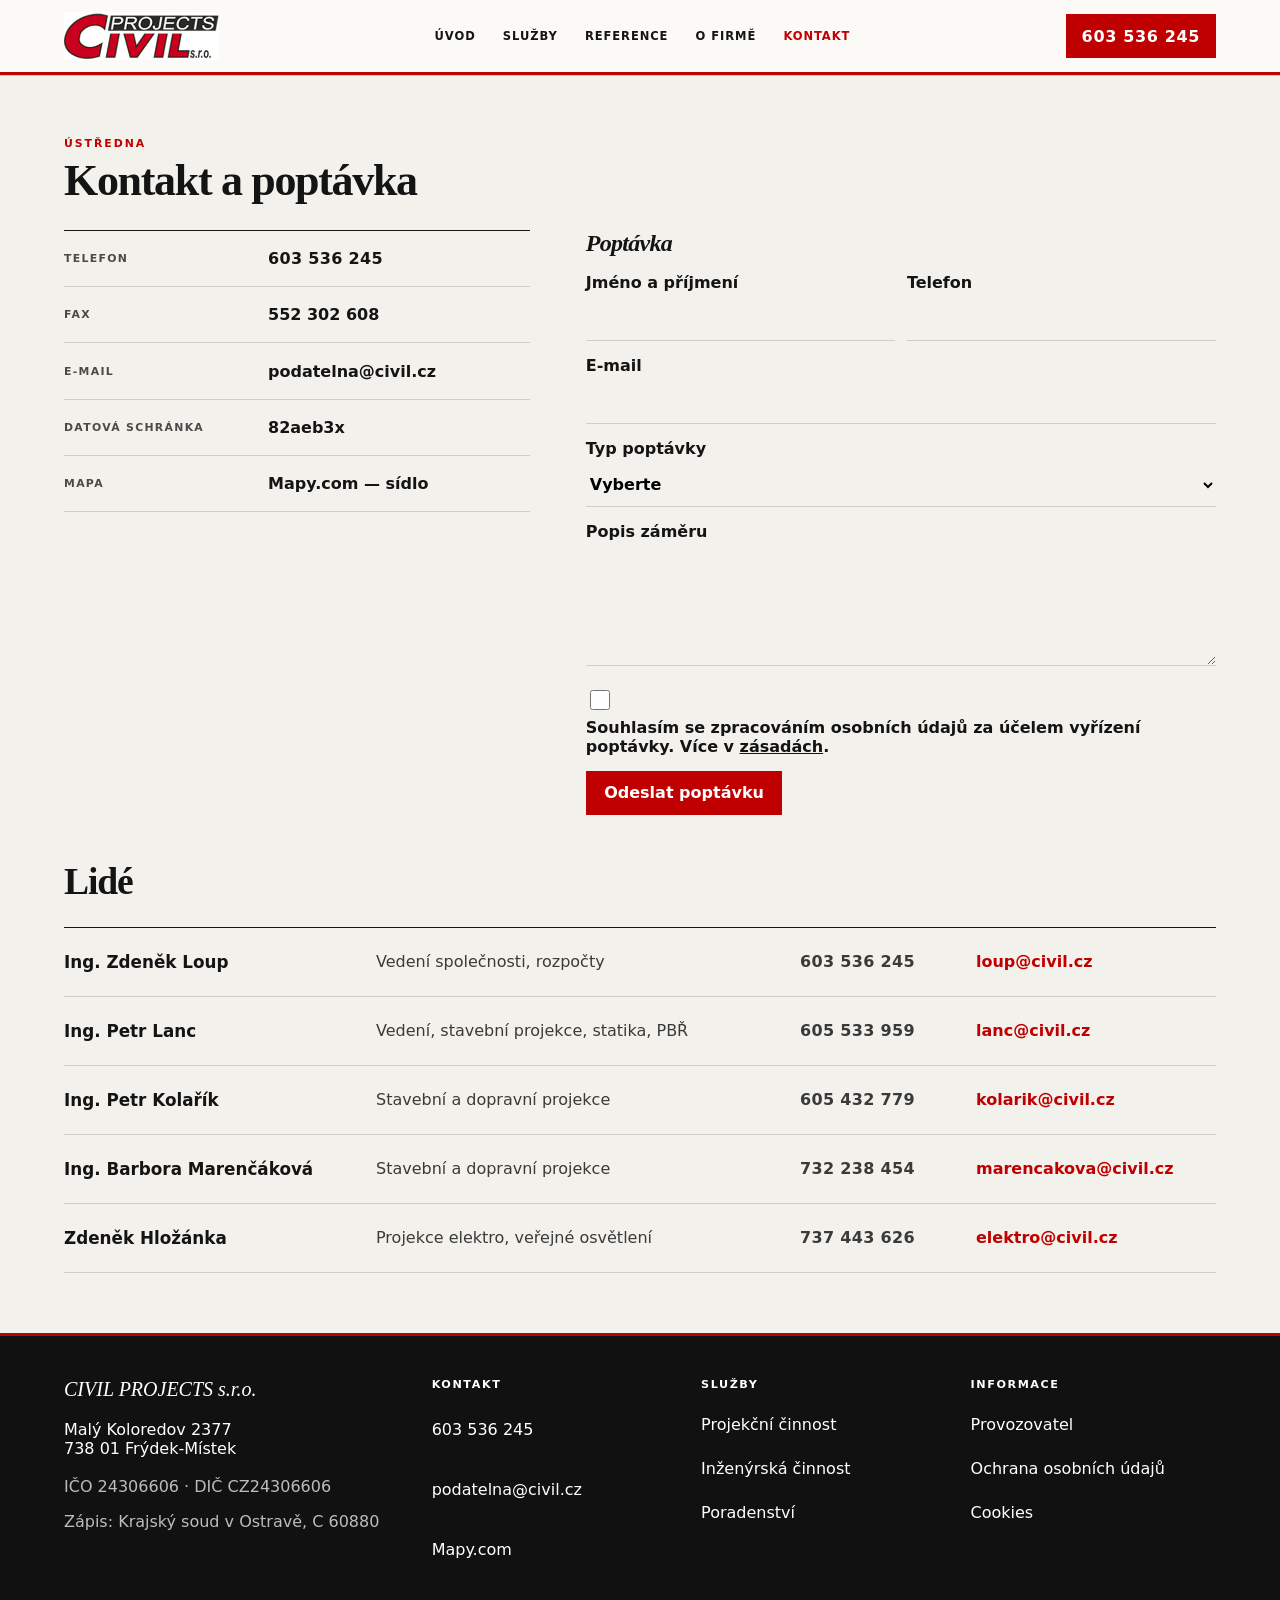
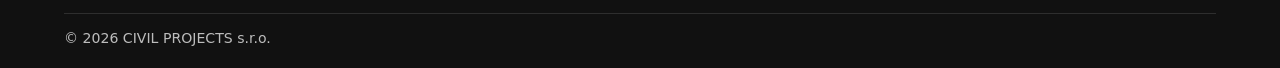
<file: kontakt.html>
<!DOCTYPE html>
<html lang="cs">
<head>
<meta charset="utf-8">
<meta name="viewport" content="width=device-width, initial-scale=1">
<title>Kontakt | CIVIL PROJECTS</title>
<meta name="description" content="Telefony, e-maily a poptávkový formulář CIVIL PROJECTS s.r.o.">
<link rel="canonical" href="https://www.civil.cz/kontakt.html">
<link rel="icon" href="favicon.ico">
<link rel="apple-touch-icon" href="favicon.ico">
<meta property="og:title" content="Kontakt | CIVIL PROJECTS">
<meta property="og:description" content="Telefony, e-maily a poptávkový formulář CIVIL PROJECTS s.r.o.">
<meta property="og:url" content="https://www.civil.cz/kontakt.html">
<meta property="og:type" content="website">
<meta property="og:locale" content="cs_CZ">
<meta property="og:image" content="https://www.civil.cz/img/og.png">
<meta property="og:image:width" content="1200">
<meta property="og:image:height" content="630">
<meta property="og:image:alt" content="CIVIL PROJECTS s.r.o.">
<meta name="twitter:card" content="summary_large_image">
<meta name="twitter:title" content="Kontakt | CIVIL PROJECTS">
<meta name="twitter:description" content="Telefony, e-maily a poptávkový formulář CIVIL PROJECTS s.r.o.">
<meta name="twitter:image" content="https://www.civil.cz/img/og.png">
<link rel="stylesheet" href="styles.css?v=16">

</head>
<body class="civil" data-form-endpoint="/api/form.php" data-turnstile-site-key="">
<a class="skip" href="#obsah">Přeskočit na obsah</a>
<header class="site-header" data-header>
  <div class="wrap header-bar">
    <a class="logo-link" href="index.html" aria-label="CIVIL PROJECTS s.r.o.">
      <img class="logo" src="img/logo.jpg" width="304" height="94" alt="CIVIL PROJECTS s.r.o.">
    </a>
    <nav class="nav-desktop" aria-label="Hlavní">
      <a class="nav-link" href="index.html">Úvod</a>
      <a class="nav-link" href="sluzby.html">Služby</a>
      <a class="nav-link" href="reference.html">Reference</a>
      <a class="nav-link" href="o-firme.html">O firmě</a>
      <a class="nav-link" href="kontakt.html" aria-current="page">Kontakt</a>
    </nav>
    <a class="header-cta" href="tel:+420603536245">603 536 245</a>
    <button type="button" class="menu-btn" data-nav-toggle aria-expanded="false" aria-controls="mobile-nav">Menu</button>
  </div>
  <div id="mobile-nav" class="nav-mobile" hidden>
    <nav class="wrap" aria-label="Mobilní">
      <a class="btn btn-red" href="tel:+420603536245">Zavolat 603 536 245</a>
      <a href="index.html">Úvod</a>
      <a href="sluzby.html">Služby</a>
      <a href="reference.html">Reference</a>
      <a href="o-firme.html">O firmě</a>
      <a href="kontakt.html">Kontakt</a>
    </nav>
  </div>
</header>
<div id="obsah" class="civil-main">
<section class="page-head"><div class="wrap">
    <p class="kicker">Ústředna</p>
    <h1>Kontakt a poptávka</h1>
    <div class="contact-split">
      <dl class="facts">
        <div><dt>Telefon</dt><dd><a class="phone" href="tel:+420603536245">603 536 245</a></dd></div>
        <div><dt>Fax</dt><dd>552 302 608</dd></div>
        <div><dt>E-mail</dt><dd><a href="mailto:podatelna@civil.cz">podatelna@civil.cz</a></dd></div>
        <div><dt>Datová schránka</dt><dd>82aeb3x</dd></div>
        <div><dt>Mapa</dt><dd><a href="https://mapy.com/fnc/v1/showmap?center=18.34259,49.68184&amp;zoom=17&amp;marker=true" target="_blank" rel="noopener noreferrer">Mapy.com — sídlo</a></dd></div>
      </dl>
      <form class="form" data-form="poptavka" novalidate
        data-msg-sending="Odesíláme…"
        data-msg-success="Děkujeme, poptávku jsme přijali."
        data-msg-error="Formulář se nepodařilo odeslat. Zavolejte prosím na 603 536 245."
        data-msg-required="Zkontrolujte zvýrazněná pole."
        data-msg-email="Zadejte platnou e-mailovou adresu."
        data-msg-tel="Zadejte platné telefonní číslo."
        data-msg-min="Hodnota je příliš krátká."
        data-msg-max="Hodnota je příliš dlouhá."
        data-msg-option="Vyberte jednu z možností."
        data-msg-date="Zadejte platný datum."
        data-msg-pattern="Hodnota nemá správný tvar."
        data-msg-type="Hodnota nemá správný tvar."
        data-msg-rate="Příliš mnoho odeslání. Zkuste to později."
        data-msg-offline="Jste offline. Zkontrolujte připojení."
        data-msg-captcha="Potvrďte, že nejste robot.">
        <h2>Poptávka</h2>
        <div class="form-row">
          <label for="f-jmeno">Jméno a příjmení<input id="f-jmeno" type="text" name="jmeno" autocomplete="name" required minlength="2" maxlength="100"></label>
          <label for="f-telefon">Telefon<input id="f-telefon" type="tel" name="telefon" autocomplete="tel" required maxlength="40"></label>
        </div>
        <label for="f-email">E-mail<input id="f-email" type="email" name="email" autocomplete="email" maxlength="200"></label>
        <label for="f-sluzba">Typ poptávky
          <select id="f-sluzba" name="sluzba" required>
            <option value="">Vyberte</option>
            <option>Stavební projekce</option>
            <option>Dopravní projekce</option>
            <option>Sportoviště a hřiště</option>
            <option>Zdravotechnika / voda / kanalizace</option>
            <option>Plyn / topení / větrání</option>
            <option>Elektro</option>
            <option>Požární bezpečnost</option>
            <option>Rozpočty</option>
            <option>Inženýrská činnost</option>
            <option>Poradenství</option>
            <option>Jiné</option>
          </select>
        </label>
        <label for="f-zprava">Popis záměru<textarea id="f-zprava" name="zprava" rows="5" required minlength="5" maxlength="4000"></textarea></label>
        <label class="consent" for="f-souhlas"><input id="f-souhlas" type="checkbox" name="souhlas" required><span>Souhlasím se zpracováním osobních údajů za účelem vyřízení poptávky. Více v <a href="ochrana-osobnich-udaju.html">zásadách</a>.</span></label>
        <div data-turnstile></div>
        <button type="submit" class="btn btn-red" data-form-submit>Odeslat poptávku</button>
        <p class="form-status" data-form-status role="status" aria-live="polite" hidden></p>
      </form>
    </div>
    <h2>Lidé</h2>
    <ul class="people">
      <li><h3>Ing. Zdeněk Loup</h3><p>Vedení společnosti, rozpočty</p><p class="phone"><a href="tel:+420603536245">603 536 245</a></p><p><a class="team-mail" href="mailto:loup@civil.cz">loup@civil.cz</a></p></li>
      <li><h3>Ing. Petr Lanc</h3><p>Vedení, stavební projekce, statika, PBŘ</p><p class="phone"><a href="tel:+420605533959">605 533 959</a></p><p><a class="team-mail" href="mailto:lanc@civil.cz">lanc@civil.cz</a></p></li>
      <li><h3>Ing. Petr Kolařík</h3><p>Stavební a dopravní projekce</p><p class="phone"><a href="tel:+420605432779">605 432 779</a></p><p><a class="team-mail" href="mailto:kolarik@civil.cz">kolarik@civil.cz</a></p></li>
      <li><h3>Ing. Barbora Marenčáková</h3><p>Stavební a dopravní projekce</p><p class="phone"><a href="tel:+420732238454">732 238 454</a></p><p><a class="team-mail" href="mailto:marencakova@civil.cz">marencakova@civil.cz</a></p></li>
      <li><h3>Zdeněk Hložánka</h3><p>Projekce elektro, veřejné osvětlení</p><p class="phone"><a href="tel:+420737443626">737 443 626</a></p><p><a class="team-mail" href="mailto:elektro@civil.cz">elektro@civil.cz</a></p></li>
    </ul>
  </div></section>
</div>
<footer class="site-footer">
  <div class="wrap footer-grid">
    <div>
      <p class="stamp-firm">CIVIL PROJECTS s.r.o.</p>
      <p><a href="https://mapy.com/fnc/v1/showmap?center=18.34259,49.68184&amp;zoom=17&amp;marker=true" target="_blank" rel="noopener noreferrer">Malý Koloredov 2377<br>738 01 Frýdek-Místek</a></p>
      <p>IČO 24306606 · DIČ CZ24306606</p>
      <p>Zápis: Krajský soud v Ostravě, C 60880</p>
    </div>
    <div>
      <h2>Kontakt</h2>
      <p><a href="tel:+420603536245">603 536 245</a></p>
      <p><a href="mailto:podatelna@civil.cz">podatelna@civil.cz</a></p>
      <p><a href="https://mapy.com/fnc/v1/showmap?center=18.34259,49.68184&amp;zoom=17&amp;marker=true" target="_blank" rel="noopener noreferrer">Mapy.com</a></p>
    </div>
    <div>
      <h2>Služby</h2>
      <ul class="legal-nav">
        <li><a href="projekce.html">Projekční činnost</a></li>
        <li><a href="inzenyring.html">Inženýrská činnost</a></li>
        <li><a href="poradenstvi.html">Poradenství</a></li>
      </ul>
    </div>
    <nav aria-label="Právní informace">
      <h2>Informace</h2>
      <ul class="legal-nav">
        <li><a href="provozovatel.html">Provozovatel</a></li>
        <li><a href="ochrana-osobnich-udaju.html">Ochrana osobních údajů</a></li>
        <li><a href="cookies.html">Cookies</a></li>
      </ul>
    </nav>
  </div>
  <p class="wrap footer-bar">© 2026 CIVIL PROJECTS s.r.o.</p>
</footer>
<script src="main.js?v=16" defer></script>
<script src="form.js?v=16" defer></script>
</body>
</html>
</file>
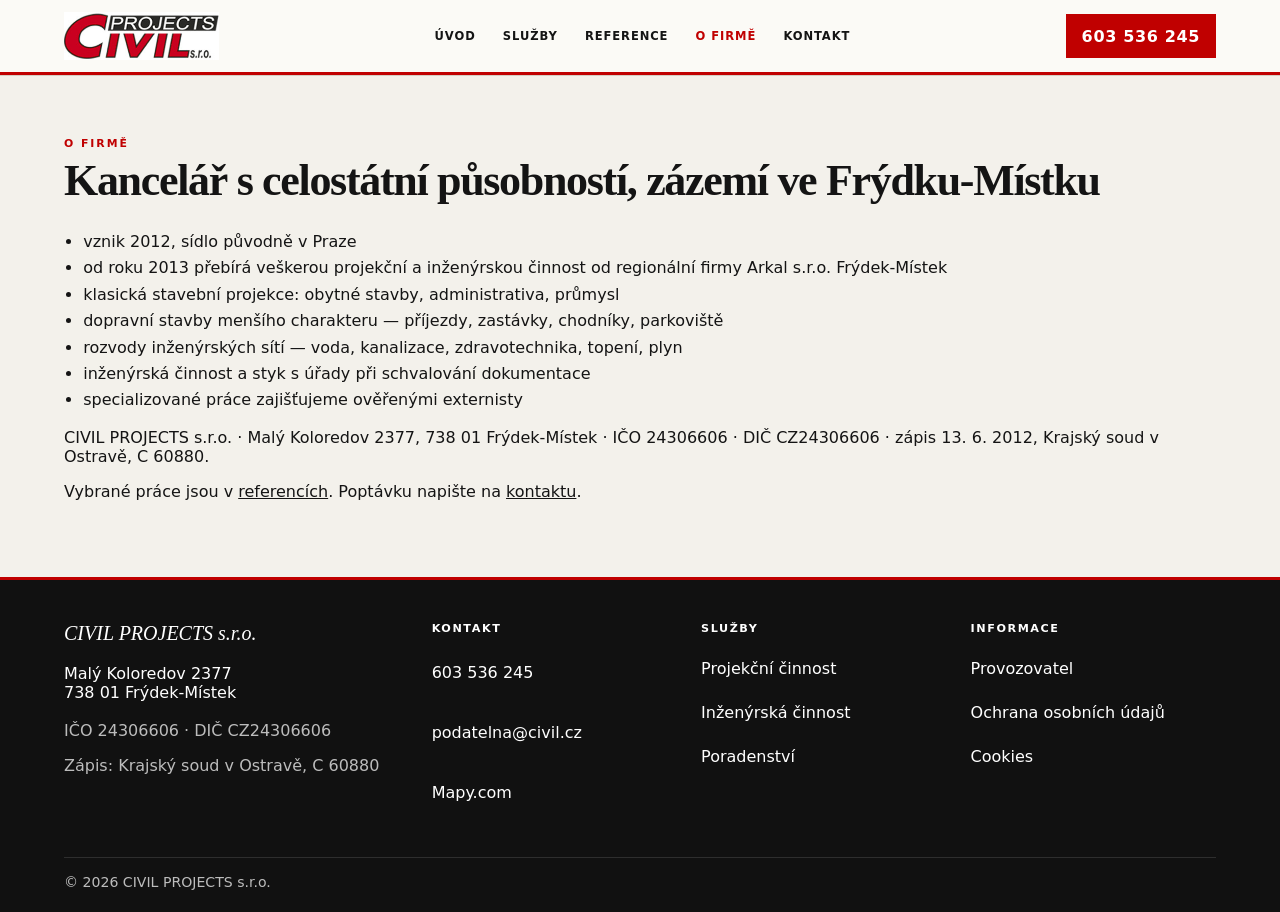
<file: o-firme.html>
<!DOCTYPE html>
<html lang="cs">
<head>
<meta charset="utf-8">
<meta name="viewport" content="width=device-width, initial-scale=1">
<title>O firmě | CIVIL PROJECTS</title>
<meta name="description" content="Projekční kancelář CIVIL PROJECTS s.r.o., Frýdek-Místek.">
<link rel="canonical" href="https://www.civil.cz/o-firme.html">
<link rel="icon" href="favicon.ico">
<link rel="apple-touch-icon" href="favicon.ico">
<meta property="og:title" content="O firmě | CIVIL PROJECTS">
<meta property="og:description" content="Projekční kancelář CIVIL PROJECTS s.r.o., Frýdek-Místek.">
<meta property="og:url" content="https://www.civil.cz/o-firme.html">
<meta property="og:type" content="website">
<meta property="og:locale" content="cs_CZ">
<meta property="og:image" content="https://www.civil.cz/img/og.png">
<meta property="og:image:width" content="1200">
<meta property="og:image:height" content="630">
<meta property="og:image:alt" content="CIVIL PROJECTS s.r.o.">
<meta name="twitter:card" content="summary_large_image">
<meta name="twitter:title" content="O firmě | CIVIL PROJECTS">
<meta name="twitter:description" content="Projekční kancelář CIVIL PROJECTS s.r.o., Frýdek-Místek.">
<meta name="twitter:image" content="https://www.civil.cz/img/og.png">
<link rel="stylesheet" href="styles.css?v=16">

</head>
<body class="civil" data-form-endpoint="/api/form.php" data-turnstile-site-key="">
<a class="skip" href="#obsah">Přeskočit na obsah</a>
<header class="site-header" data-header>
  <div class="wrap header-bar">
    <a class="logo-link" href="index.html" aria-label="CIVIL PROJECTS s.r.o.">
      <img class="logo" src="img/logo.jpg" width="304" height="94" alt="CIVIL PROJECTS s.r.o.">
    </a>
    <nav class="nav-desktop" aria-label="Hlavní">
      <a class="nav-link" href="index.html">Úvod</a>
      <a class="nav-link" href="sluzby.html">Služby</a>
      <a class="nav-link" href="reference.html">Reference</a>
      <a class="nav-link" href="o-firme.html" aria-current="page">O firmě</a>
      <a class="nav-link" href="kontakt.html">Kontakt</a>
    </nav>
    <a class="header-cta" href="tel:+420603536245">603 536 245</a>
    <button type="button" class="menu-btn" data-nav-toggle aria-expanded="false" aria-controls="mobile-nav">Menu</button>
  </div>
  <div id="mobile-nav" class="nav-mobile" hidden>
    <nav class="wrap" aria-label="Mobilní">
      <a class="btn btn-red" href="tel:+420603536245">Zavolat 603 536 245</a>
      <a href="index.html">Úvod</a>
      <a href="sluzby.html">Služby</a>
      <a href="reference.html">Reference</a>
      <a href="o-firme.html">O firmě</a>
      <a href="kontakt.html">Kontakt</a>
    </nav>
  </div>
</header>
<div id="obsah" class="civil-main">
<section class="page-head"><div class="wrap prose">
    <p class="kicker">O firmě</p>
    <h1>Kancelář s celostátní působností, zázemí ve Frýdku-Místku</h1>
    <ul>
      <li>vznik 2012, sídlo původně v Praze</li>
      <li>od roku 2013 přebírá veškerou projekční a inženýrskou činnost od regionální firmy Arkal s.r.o. Frýdek-Místek</li>
      <li>klasická stavební projekce: obytné stavby, administrativa, průmysl</li>
      <li>dopravní stavby menšího charakteru — příjezdy, zastávky, chodníky, parkoviště</li>
      <li>rozvody inženýrských sítí — voda, kanalizace, zdravotechnika, topení, plyn</li>
      <li>inženýrská činnost a styk s úřady při schvalování dokumentace</li>
      <li>specializované práce zajišťujeme ověřenými externisty</li>
    </ul>
    <p>CIVIL PROJECTS s.r.o. · Malý Koloredov 2377, 738 01 Frýdek-Místek · IČO 24306606 · DIČ CZ24306606 · zápis 13. 6. 2012, Krajský soud v Ostravě, C 60880.</p>
    <p>Vybrané práce jsou v <a href="reference.html">referencích</a>. Poptávku napište na <a href="kontakt.html">kontaktu</a>.</p>
  </div></section>
</div>
<footer class="site-footer">
  <div class="wrap footer-grid">
    <div>
      <p class="stamp-firm">CIVIL PROJECTS s.r.o.</p>
      <p><a href="https://mapy.com/fnc/v1/showmap?center=18.34259,49.68184&amp;zoom=17&amp;marker=true" target="_blank" rel="noopener noreferrer">Malý Koloredov 2377<br>738 01 Frýdek-Místek</a></p>
      <p>IČO 24306606 · DIČ CZ24306606</p>
      <p>Zápis: Krajský soud v Ostravě, C 60880</p>
    </div>
    <div>
      <h2>Kontakt</h2>
      <p><a href="tel:+420603536245">603 536 245</a></p>
      <p><a href="mailto:podatelna@civil.cz">podatelna@civil.cz</a></p>
      <p><a href="https://mapy.com/fnc/v1/showmap?center=18.34259,49.68184&amp;zoom=17&amp;marker=true" target="_blank" rel="noopener noreferrer">Mapy.com</a></p>
    </div>
    <div>
      <h2>Služby</h2>
      <ul class="legal-nav">
        <li><a href="projekce.html">Projekční činnost</a></li>
        <li><a href="inzenyring.html">Inženýrská činnost</a></li>
        <li><a href="poradenstvi.html">Poradenství</a></li>
      </ul>
    </div>
    <nav aria-label="Právní informace">
      <h2>Informace</h2>
      <ul class="legal-nav">
        <li><a href="provozovatel.html">Provozovatel</a></li>
        <li><a href="ochrana-osobnich-udaju.html">Ochrana osobních údajů</a></li>
        <li><a href="cookies.html">Cookies</a></li>
      </ul>
    </nav>
  </div>
  <p class="wrap footer-bar">© 2026 CIVIL PROJECTS s.r.o.</p>
</footer>
<script src="main.js?v=16" defer></script>
</body>
</html>
</file>
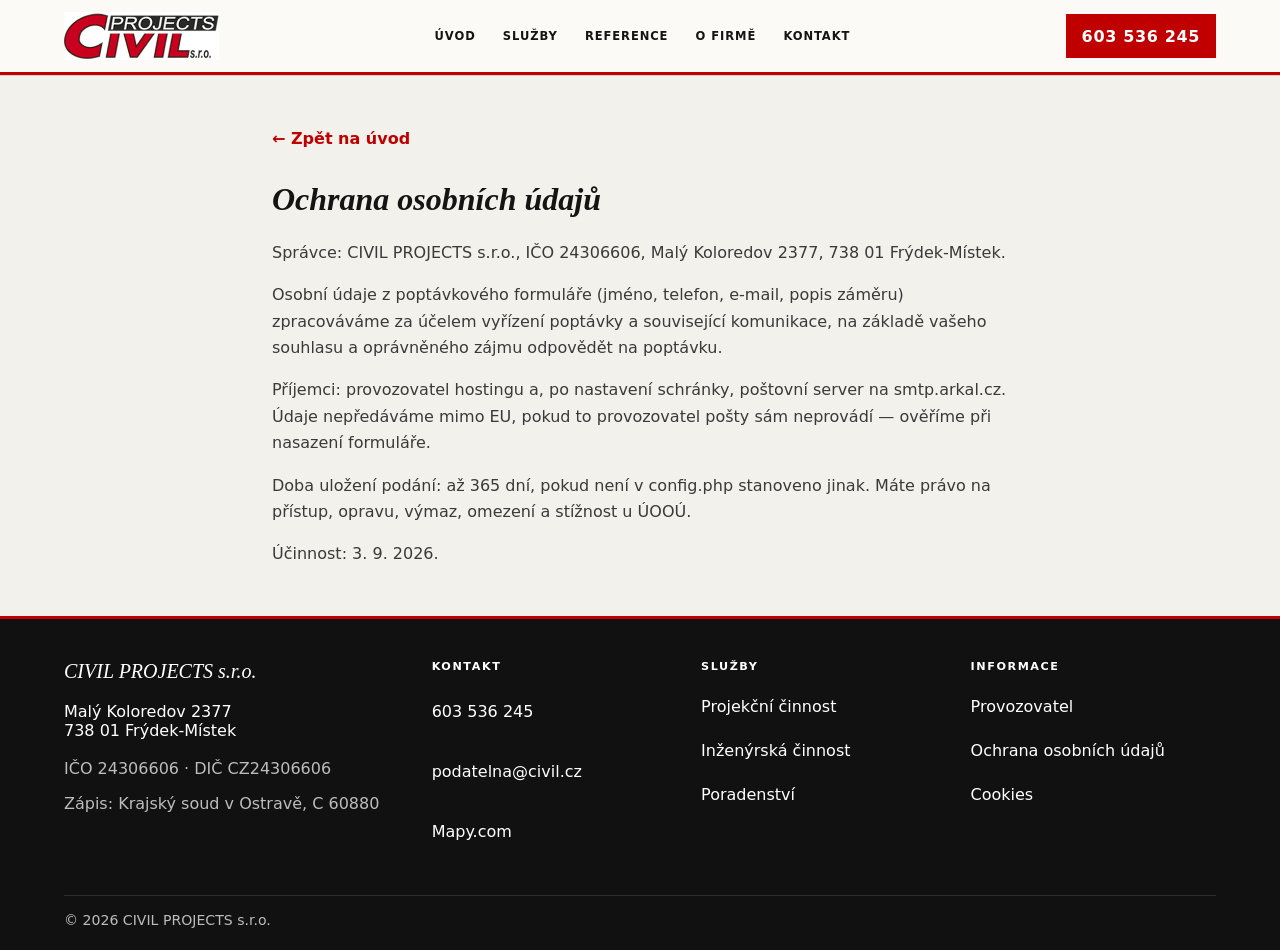
<file: ochrana-osobnich-udaju.html>
<!DOCTYPE html>
<html lang="cs">
<head>
<meta charset="utf-8">
<meta name="viewport" content="width=device-width, initial-scale=1">
<title>Ochrana osobních údajů | CIVIL PROJECTS</title>
<meta name="description" content="Zásady ochrany osobních údajů CIVIL PROJECTS s.r.o. — poptávkový formulář a práva subjektů údajů.">
<link rel="canonical" href="https://www.civil.cz/ochrana-osobnich-udaju.html">
<link rel="icon" href="favicon.ico">
<link rel="apple-touch-icon" href="favicon.ico">
<meta property="og:title" content="Ochrana osobních údajů | CIVIL PROJECTS">
<meta property="og:description" content="Zásady ochrany osobních údajů CIVIL PROJECTS s.r.o. — poptávkový formulář a práva subjektů údajů.">
<meta property="og:url" content="https://www.civil.cz/ochrana-osobnich-udaju.html">
<meta property="og:type" content="website">
<meta property="og:locale" content="cs_CZ">
<meta property="og:image" content="https://www.civil.cz/img/og.png">
<meta property="og:image:width" content="1200">
<meta property="og:image:height" content="630">
<meta property="og:image:alt" content="CIVIL PROJECTS s.r.o.">
<meta name="twitter:card" content="summary_large_image">
<meta name="twitter:title" content="Ochrana osobních údajů | CIVIL PROJECTS">
<meta name="twitter:description" content="Zásady ochrany osobních údajů CIVIL PROJECTS s.r.o. — poptávkový formulář a práva subjektů údajů.">
<meta name="twitter:image" content="https://www.civil.cz/img/og.png">
<link rel="stylesheet" href="styles.css?v=16">

</head>
<body class="civil" data-form-endpoint="/api/form.php" data-turnstile-site-key="">
<a class="skip" href="#obsah">Přeskočit na obsah</a>
<header class="site-header" data-header>
  <div class="wrap header-bar">
    <a class="logo-link" href="index.html" aria-label="CIVIL PROJECTS s.r.o.">
      <img class="logo" src="img/logo.jpg" width="304" height="94" alt="CIVIL PROJECTS s.r.o.">
    </a>
    <nav class="nav-desktop" aria-label="Hlavní">
      <a class="nav-link" href="index.html">Úvod</a>
      <a class="nav-link" href="sluzby.html">Služby</a>
      <a class="nav-link" href="reference.html">Reference</a>
      <a class="nav-link" href="o-firme.html">O firmě</a>
      <a class="nav-link" href="kontakt.html">Kontakt</a>
    </nav>
    <a class="header-cta" href="tel:+420603536245">603 536 245</a>
    <button type="button" class="menu-btn" data-nav-toggle aria-expanded="false" aria-controls="mobile-nav">Menu</button>
  </div>
  <div id="mobile-nav" class="nav-mobile" hidden>
    <nav class="wrap" aria-label="Mobilní">
      <a class="btn btn-red" href="tel:+420603536245">Zavolat 603 536 245</a>
      <a href="index.html">Úvod</a>
      <a href="sluzby.html">Služby</a>
      <a href="reference.html">Reference</a>
      <a href="o-firme.html">O firmě</a>
      <a href="kontakt.html">Kontakt</a>
    </nav>
  </div>
</header>
<div id="obsah" class="civil-main">
<div class="legal-shell"><a class="back" href="index.html">← Zpět na úvod</a><h1>Ochrana osobních údajů</h1>
<p>Správce: CIVIL PROJECTS s.r.o., IČO 24306606, Malý Koloredov 2377, 738 01 Frýdek-Místek.</p>
<p>Osobní údaje z poptávkového formuláře (jméno, telefon, e-mail, popis záměru) zpracováváme za účelem vyřízení poptávky a související komunikace, na základě vašeho souhlasu a oprávněného zájmu odpovědět na poptávku.</p>
<p>Příjemci: provozovatel hostingu a, po nastavení schránky, poštovní server na smtp.arkal.cz. Údaje nepředáváme mimo EU, pokud to provozovatel pošty sám neprovádí — ověříme při nasazení formuláře.</p>
<p>Doba uložení podání: až 365 dní, pokud není v config.php stanoveno jinak. Máte právo na přístup, opravu, výmaz, omezení a stížnost u ÚOOÚ.</p>
<p>Účinnost: 3. 9. 2026.</p></div>
</div>
<footer class="site-footer">
  <div class="wrap footer-grid">
    <div>
      <p class="stamp-firm">CIVIL PROJECTS s.r.o.</p>
      <p><a href="https://mapy.com/fnc/v1/showmap?center=18.34259,49.68184&amp;zoom=17&amp;marker=true" target="_blank" rel="noopener noreferrer">Malý Koloredov 2377<br>738 01 Frýdek-Místek</a></p>
      <p>IČO 24306606 · DIČ CZ24306606</p>
      <p>Zápis: Krajský soud v Ostravě, C 60880</p>
    </div>
    <div>
      <h2>Kontakt</h2>
      <p><a href="tel:+420603536245">603 536 245</a></p>
      <p><a href="mailto:podatelna@civil.cz">podatelna@civil.cz</a></p>
      <p><a href="https://mapy.com/fnc/v1/showmap?center=18.34259,49.68184&amp;zoom=17&amp;marker=true" target="_blank" rel="noopener noreferrer">Mapy.com</a></p>
    </div>
    <div>
      <h2>Služby</h2>
      <ul class="legal-nav">
        <li><a href="projekce.html">Projekční činnost</a></li>
        <li><a href="inzenyring.html">Inženýrská činnost</a></li>
        <li><a href="poradenstvi.html">Poradenství</a></li>
      </ul>
    </div>
    <nav aria-label="Právní informace">
      <h2>Informace</h2>
      <ul class="legal-nav">
        <li><a href="provozovatel.html">Provozovatel</a></li>
        <li><a href="ochrana-osobnich-udaju.html">Ochrana osobních údajů</a></li>
        <li><a href="cookies.html">Cookies</a></li>
      </ul>
    </nav>
  </div>
  <p class="wrap footer-bar">© 2026 CIVIL PROJECTS s.r.o.</p>
</footer>
<script src="main.js?v=16" defer></script>
</body>
</html>
</file>
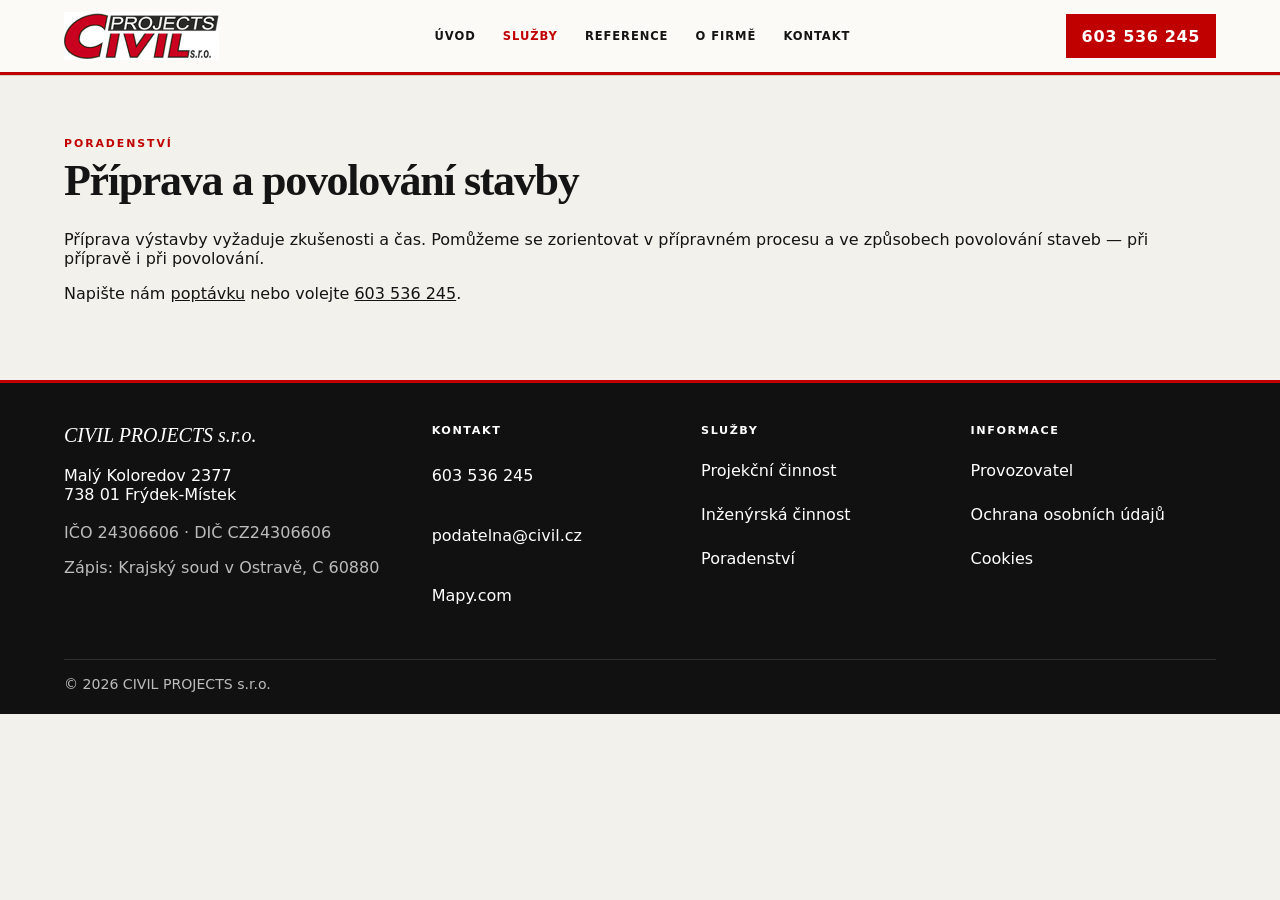
<file: poradenstvi.html>
<!DOCTYPE html>
<html lang="cs">
<head>
<meta charset="utf-8">
<meta name="viewport" content="width=device-width, initial-scale=1">
<title>Poradenská činnost | CIVIL PROJECTS</title>
<meta name="description" content="Poradenství při přípravě a povolování stavby.">
<link rel="canonical" href="https://www.civil.cz/poradenstvi.html">
<link rel="icon" href="favicon.ico">
<link rel="apple-touch-icon" href="favicon.ico">
<meta property="og:title" content="Poradenská činnost | CIVIL PROJECTS">
<meta property="og:description" content="Poradenství při přípravě a povolování stavby.">
<meta property="og:url" content="https://www.civil.cz/poradenstvi.html">
<meta property="og:type" content="website">
<meta property="og:locale" content="cs_CZ">
<meta property="og:image" content="https://www.civil.cz/img/og.png">
<meta property="og:image:width" content="1200">
<meta property="og:image:height" content="630">
<meta property="og:image:alt" content="CIVIL PROJECTS s.r.o.">
<meta name="twitter:card" content="summary_large_image">
<meta name="twitter:title" content="Poradenská činnost | CIVIL PROJECTS">
<meta name="twitter:description" content="Poradenství při přípravě a povolování stavby.">
<meta name="twitter:image" content="https://www.civil.cz/img/og.png">
<link rel="stylesheet" href="styles.css?v=16">

</head>
<body class="civil" data-form-endpoint="/api/form.php" data-turnstile-site-key="">
<a class="skip" href="#obsah">Přeskočit na obsah</a>
<header class="site-header" data-header>
  <div class="wrap header-bar">
    <a class="logo-link" href="index.html" aria-label="CIVIL PROJECTS s.r.o.">
      <img class="logo" src="img/logo.jpg" width="304" height="94" alt="CIVIL PROJECTS s.r.o.">
    </a>
    <nav class="nav-desktop" aria-label="Hlavní">
      <a class="nav-link" href="index.html">Úvod</a>
      <a class="nav-link" href="sluzby.html" aria-current="page">Služby</a>
      <a class="nav-link" href="reference.html">Reference</a>
      <a class="nav-link" href="o-firme.html">O firmě</a>
      <a class="nav-link" href="kontakt.html">Kontakt</a>
    </nav>
    <a class="header-cta" href="tel:+420603536245">603 536 245</a>
    <button type="button" class="menu-btn" data-nav-toggle aria-expanded="false" aria-controls="mobile-nav">Menu</button>
  </div>
  <div id="mobile-nav" class="nav-mobile" hidden>
    <nav class="wrap" aria-label="Mobilní">
      <a class="btn btn-red" href="tel:+420603536245">Zavolat 603 536 245</a>
      <a href="index.html">Úvod</a>
      <a href="sluzby.html">Služby</a>
      <a href="reference.html">Reference</a>
      <a href="o-firme.html">O firmě</a>
      <a href="kontakt.html">Kontakt</a>
    </nav>
  </div>
</header>
<div id="obsah" class="civil-main">
<section class="page-head"><div class="wrap prose">
    <p class="kicker">Poradenství</p>
    <h1>Příprava a povolování stavby</h1>
    <p>Příprava výstavby vyžaduje zkušenosti a čas. Pomůžeme se zorientovat v přípravném procesu a ve způsobech povolování staveb — při přípravě i při povolování.</p>
    <p>Napište nám <a href="kontakt.html">poptávku</a> nebo volejte <a href="tel:+420603536245">603 536 245</a>.</p>
  </div></section>
</div>
<footer class="site-footer">
  <div class="wrap footer-grid">
    <div>
      <p class="stamp-firm">CIVIL PROJECTS s.r.o.</p>
      <p><a href="https://mapy.com/fnc/v1/showmap?center=18.34259,49.68184&amp;zoom=17&amp;marker=true" target="_blank" rel="noopener noreferrer">Malý Koloredov 2377<br>738 01 Frýdek-Místek</a></p>
      <p>IČO 24306606 · DIČ CZ24306606</p>
      <p>Zápis: Krajský soud v Ostravě, C 60880</p>
    </div>
    <div>
      <h2>Kontakt</h2>
      <p><a href="tel:+420603536245">603 536 245</a></p>
      <p><a href="mailto:podatelna@civil.cz">podatelna@civil.cz</a></p>
      <p><a href="https://mapy.com/fnc/v1/showmap?center=18.34259,49.68184&amp;zoom=17&amp;marker=true" target="_blank" rel="noopener noreferrer">Mapy.com</a></p>
    </div>
    <div>
      <h2>Služby</h2>
      <ul class="legal-nav">
        <li><a href="projekce.html">Projekční činnost</a></li>
        <li><a href="inzenyring.html">Inženýrská činnost</a></li>
        <li><a href="poradenstvi.html">Poradenství</a></li>
      </ul>
    </div>
    <nav aria-label="Právní informace">
      <h2>Informace</h2>
      <ul class="legal-nav">
        <li><a href="provozovatel.html">Provozovatel</a></li>
        <li><a href="ochrana-osobnich-udaju.html">Ochrana osobních údajů</a></li>
        <li><a href="cookies.html">Cookies</a></li>
      </ul>
    </nav>
  </div>
  <p class="wrap footer-bar">© 2026 CIVIL PROJECTS s.r.o.</p>
</footer>
<script src="main.js?v=16" defer></script>
</body>
</html>
</file>
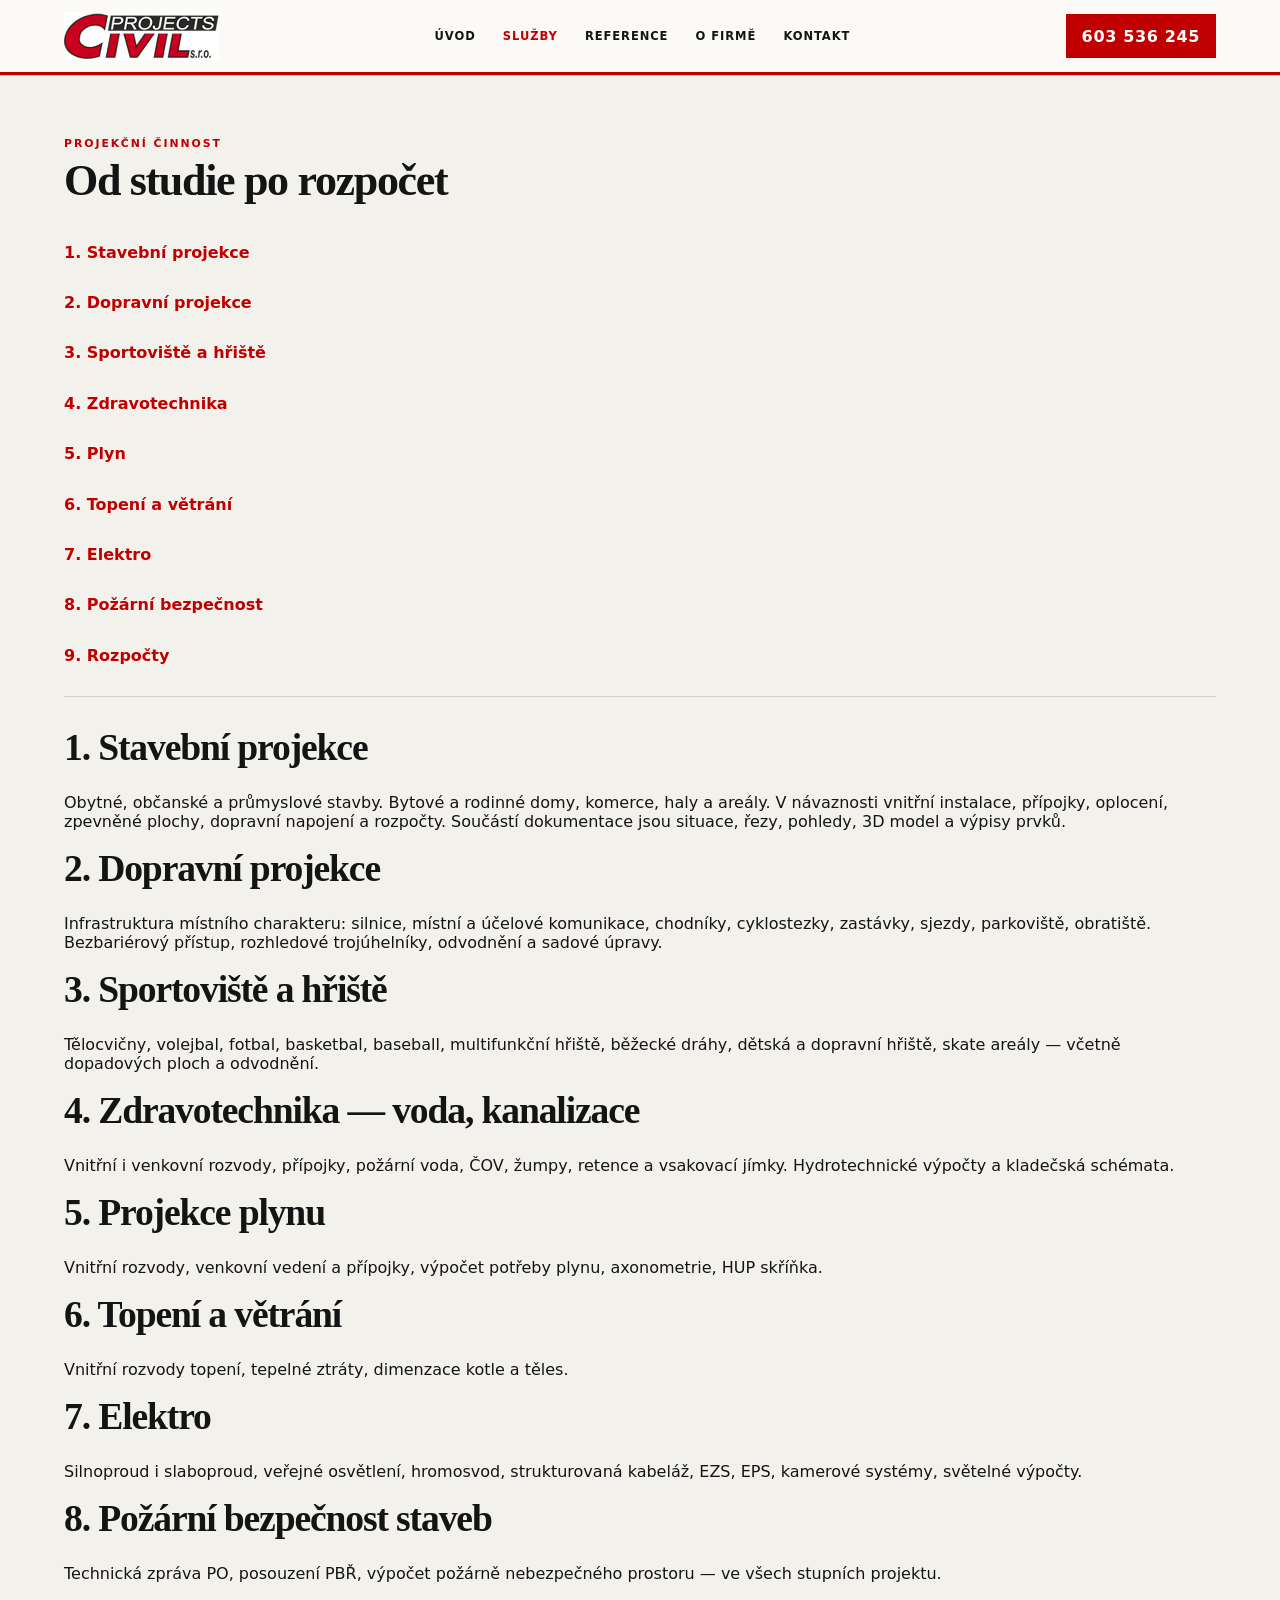
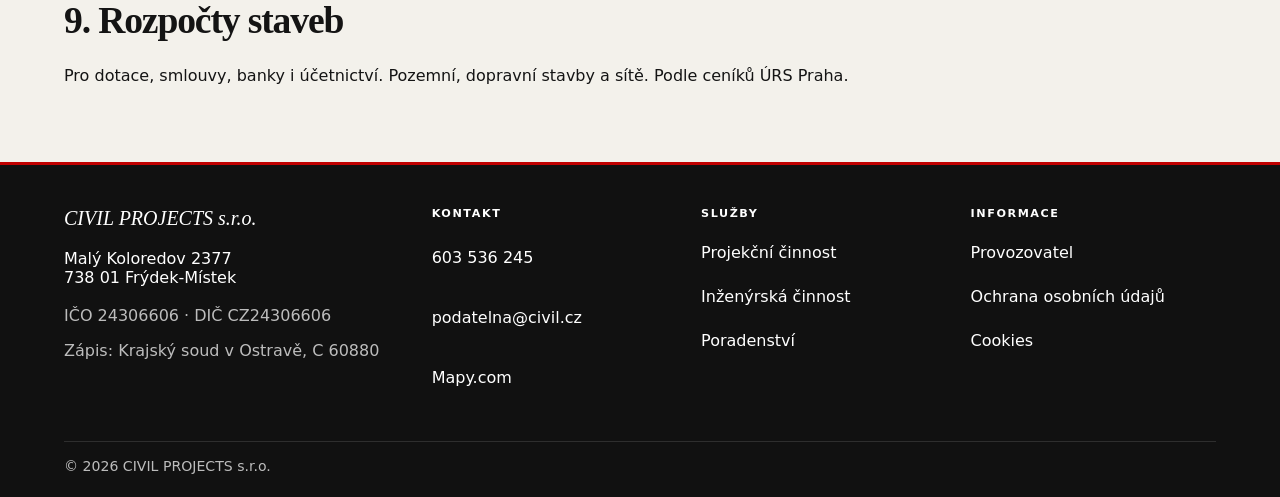
<file: projekce.html>
<!DOCTYPE html>
<html lang="cs">
<head>
<meta charset="utf-8">
<meta name="viewport" content="width=device-width, initial-scale=1">
<title>Projekční činnost | CIVIL PROJECTS</title>
<meta name="description" content="Stavební a dopravní projekce, sportoviště, zdravotechnika, plyn, topení, elektro, požární bezpečnost a rozpočty.">
<link rel="canonical" href="https://www.civil.cz/projekce.html">
<link rel="icon" href="favicon.ico">
<link rel="apple-touch-icon" href="favicon.ico">
<meta property="og:title" content="Projekční činnost | CIVIL PROJECTS">
<meta property="og:description" content="Stavební a dopravní projekce, sportoviště, zdravotechnika, plyn, topení, elektro, požární bezpečnost a rozpočty.">
<meta property="og:url" content="https://www.civil.cz/projekce.html">
<meta property="og:type" content="website">
<meta property="og:locale" content="cs_CZ">
<meta property="og:image" content="https://www.civil.cz/img/og.png">
<meta property="og:image:width" content="1200">
<meta property="og:image:height" content="630">
<meta property="og:image:alt" content="CIVIL PROJECTS s.r.o.">
<meta name="twitter:card" content="summary_large_image">
<meta name="twitter:title" content="Projekční činnost | CIVIL PROJECTS">
<meta name="twitter:description" content="Stavební a dopravní projekce, sportoviště, zdravotechnika, plyn, topení, elektro, požární bezpečnost a rozpočty.">
<meta name="twitter:image" content="https://www.civil.cz/img/og.png">
<link rel="stylesheet" href="styles.css?v=16">

</head>
<body class="civil" data-form-endpoint="/api/form.php" data-turnstile-site-key="">
<a class="skip" href="#obsah">Přeskočit na obsah</a>
<header class="site-header" data-header>
  <div class="wrap header-bar">
    <a class="logo-link" href="index.html" aria-label="CIVIL PROJECTS s.r.o.">
      <img class="logo" src="img/logo.jpg" width="304" height="94" alt="CIVIL PROJECTS s.r.o.">
    </a>
    <nav class="nav-desktop" aria-label="Hlavní">
      <a class="nav-link" href="index.html">Úvod</a>
      <a class="nav-link" href="sluzby.html" aria-current="page">Služby</a>
      <a class="nav-link" href="reference.html">Reference</a>
      <a class="nav-link" href="o-firme.html">O firmě</a>
      <a class="nav-link" href="kontakt.html">Kontakt</a>
    </nav>
    <a class="header-cta" href="tel:+420603536245">603 536 245</a>
    <button type="button" class="menu-btn" data-nav-toggle aria-expanded="false" aria-controls="mobile-nav">Menu</button>
  </div>
  <div id="mobile-nav" class="nav-mobile" hidden>
    <nav class="wrap" aria-label="Mobilní">
      <a class="btn btn-red" href="tel:+420603536245">Zavolat 603 536 245</a>
      <a href="index.html">Úvod</a>
      <a href="sluzby.html">Služby</a>
      <a href="reference.html">Reference</a>
      <a href="o-firme.html">O firmě</a>
      <a href="kontakt.html">Kontakt</a>
    </nav>
  </div>
</header>
<div id="obsah" class="civil-main">
<section class="page-head"><div class="wrap prose">
    <p class="kicker">Projekční činnost</p>
    <h1>Od studie po rozpočet</h1>
    <nav class="toc" aria-label="Obory">
      <a href="#pc1">1. Stavební projekce</a>
      <a href="#pc2">2. Dopravní projekce</a>
      <a href="#pc3">3. Sportoviště a hřiště</a>
      <a href="#pc4">4. Zdravotechnika</a>
      <a href="#pc5">5. Plyn</a>
      <a href="#pc6">6. Topení a větrání</a>
      <a href="#pc7">7. Elektro</a>
      <a href="#pc8">8. Požární bezpečnost</a>
      <a href="#pc9">9. Rozpočty</a>
    </nav>
    <h2 id="pc1">1. Stavební projekce</h2>
    <p>Obytné, občanské a průmyslové stavby. Bytové a rodinné domy, komerce, haly a areály. V návaznosti vnitřní instalace, přípojky, oplocení, zpevněné plochy, dopravní napojení a rozpočty. Součástí dokumentace jsou situace, řezy, pohledy, 3D model a výpisy prvků.</p>
    <h2 id="pc2">2. Dopravní projekce</h2>
    <p>Infrastruktura místního charakteru: silnice, místní a účelové komunikace, chodníky, cyklostezky, zastávky, sjezdy, parkoviště, obratiště. Bezbariérový přístup, rozhledové trojúhelníky, odvodnění a sadové úpravy.</p>
    <h2 id="pc3">3. Sportoviště a hřiště</h2>
    <p>Tělocvičny, volejbal, fotbal, basketbal, baseball, multifunkční hřiště, běžecké dráhy, dětská a dopravní hřiště, skate areály — včetně dopadových ploch a odvodnění.</p>
    <h2 id="pc4">4. Zdravotechnika — voda, kanalizace</h2>
    <p>Vnitřní i venkovní rozvody, přípojky, požární voda, ČOV, žumpy, retence a vsakovací jímky. Hydrotechnické výpočty a kladečská schémata.</p>
    <h2 id="pc5">5. Projekce plynu</h2>
    <p>Vnitřní rozvody, venkovní vedení a přípojky, výpočet potřeby plynu, axonometrie, HUP skříňka.</p>
    <h2 id="pc6">6. Topení a větrání</h2>
    <p>Vnitřní rozvody topení, tepelné ztráty, dimenzace kotle a těles.</p>
    <h2 id="pc7">7. Elektro</h2>
    <p>Silnoproud i slaboproud, veřejné osvětlení, hromosvod, strukturovaná kabeláž, EZS, EPS, kamerové systémy, světelné výpočty.</p>
    <h2 id="pc8">8. Požární bezpečnost staveb</h2>
    <p>Technická zpráva PO, posouzení PBŘ, výpočet požárně nebezpečného prostoru — ve všech stupních projektu.</p>
    <h2 id="pc9">9. Rozpočty staveb</h2>
    <p>Pro dotace, smlouvy, banky i účetnictví. Pozemní, dopravní stavby a sítě. Podle ceníků ÚRS Praha.</p>
  </div></section>
</div>
<footer class="site-footer">
  <div class="wrap footer-grid">
    <div>
      <p class="stamp-firm">CIVIL PROJECTS s.r.o.</p>
      <p><a href="https://mapy.com/fnc/v1/showmap?center=18.34259,49.68184&amp;zoom=17&amp;marker=true" target="_blank" rel="noopener noreferrer">Malý Koloredov 2377<br>738 01 Frýdek-Místek</a></p>
      <p>IČO 24306606 · DIČ CZ24306606</p>
      <p>Zápis: Krajský soud v Ostravě, C 60880</p>
    </div>
    <div>
      <h2>Kontakt</h2>
      <p><a href="tel:+420603536245">603 536 245</a></p>
      <p><a href="mailto:podatelna@civil.cz">podatelna@civil.cz</a></p>
      <p><a href="https://mapy.com/fnc/v1/showmap?center=18.34259,49.68184&amp;zoom=17&amp;marker=true" target="_blank" rel="noopener noreferrer">Mapy.com</a></p>
    </div>
    <div>
      <h2>Služby</h2>
      <ul class="legal-nav">
        <li><a href="projekce.html">Projekční činnost</a></li>
        <li><a href="inzenyring.html">Inženýrská činnost</a></li>
        <li><a href="poradenstvi.html">Poradenství</a></li>
      </ul>
    </div>
    <nav aria-label="Právní informace">
      <h2>Informace</h2>
      <ul class="legal-nav">
        <li><a href="provozovatel.html">Provozovatel</a></li>
        <li><a href="ochrana-osobnich-udaju.html">Ochrana osobních údajů</a></li>
        <li><a href="cookies.html">Cookies</a></li>
      </ul>
    </nav>
  </div>
  <p class="wrap footer-bar">© 2026 CIVIL PROJECTS s.r.o.</p>
</footer>
<script src="main.js?v=16" defer></script>
</body>
</html>
</file>
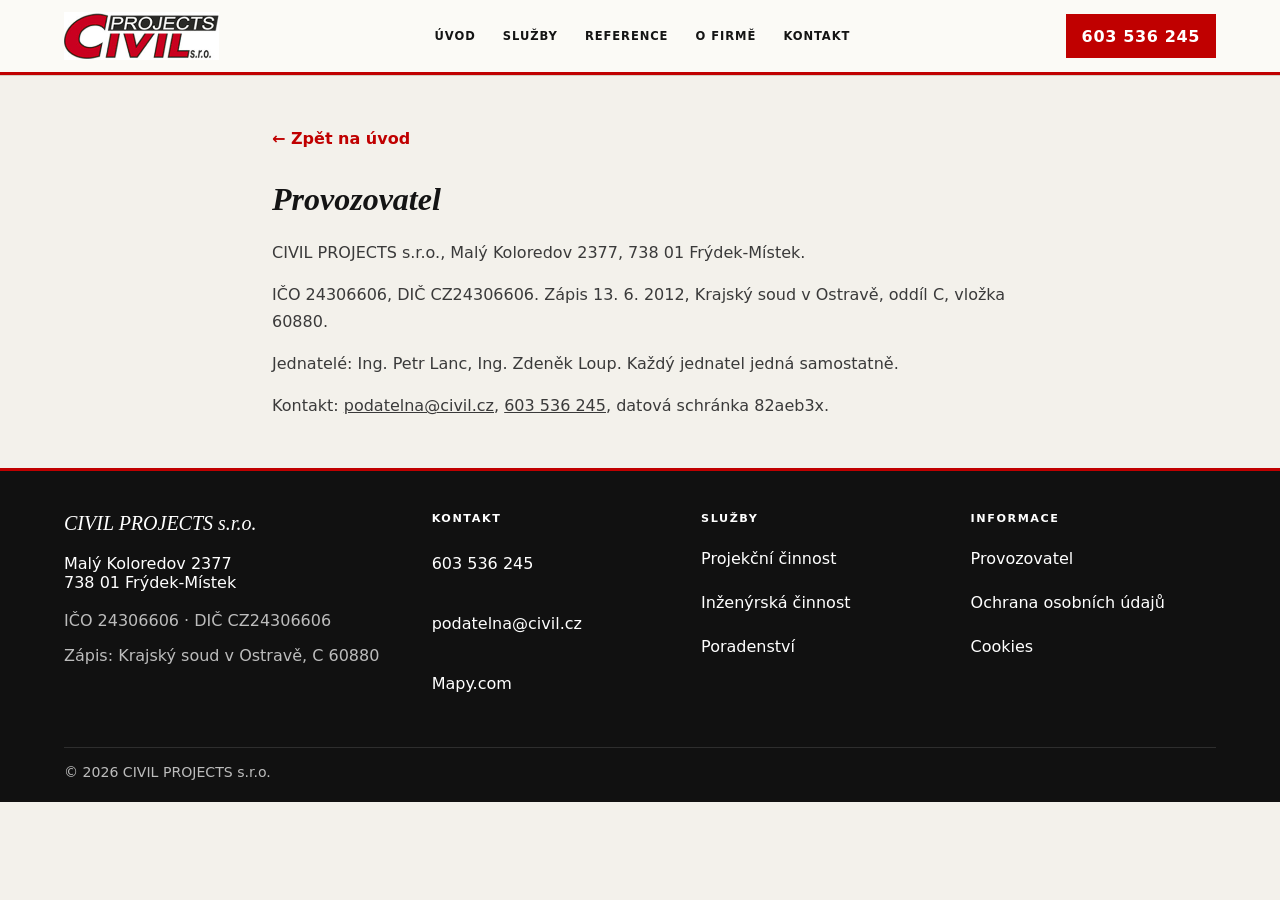
<file: provozovatel.html>
<!DOCTYPE html>
<html lang="cs">
<head>
<meta charset="utf-8">
<meta name="viewport" content="width=device-width, initial-scale=1">
<title>Provozovatel | CIVIL PROJECTS</title>
<meta name="description" content="Kdo provozuje web civil.cz: CIVIL PROJECTS s.r.o., IČO 24306606, Frýdek-Místek.">
<link rel="canonical" href="https://www.civil.cz/provozovatel.html">
<link rel="icon" href="favicon.ico">
<link rel="apple-touch-icon" href="favicon.ico">
<meta property="og:title" content="Provozovatel | CIVIL PROJECTS">
<meta property="og:description" content="Kdo provozuje web civil.cz: CIVIL PROJECTS s.r.o., IČO 24306606, Frýdek-Místek.">
<meta property="og:url" content="https://www.civil.cz/provozovatel.html">
<meta property="og:type" content="website">
<meta property="og:locale" content="cs_CZ">
<meta property="og:image" content="https://www.civil.cz/img/og.png">
<meta property="og:image:width" content="1200">
<meta property="og:image:height" content="630">
<meta property="og:image:alt" content="CIVIL PROJECTS s.r.o.">
<meta name="twitter:card" content="summary_large_image">
<meta name="twitter:title" content="Provozovatel | CIVIL PROJECTS">
<meta name="twitter:description" content="Kdo provozuje web civil.cz: CIVIL PROJECTS s.r.o., IČO 24306606, Frýdek-Místek.">
<meta name="twitter:image" content="https://www.civil.cz/img/og.png">
<link rel="stylesheet" href="styles.css?v=16">

</head>
<body class="civil" data-form-endpoint="/api/form.php" data-turnstile-site-key="">
<a class="skip" href="#obsah">Přeskočit na obsah</a>
<header class="site-header" data-header>
  <div class="wrap header-bar">
    <a class="logo-link" href="index.html" aria-label="CIVIL PROJECTS s.r.o.">
      <img class="logo" src="img/logo.jpg" width="304" height="94" alt="CIVIL PROJECTS s.r.o.">
    </a>
    <nav class="nav-desktop" aria-label="Hlavní">
      <a class="nav-link" href="index.html">Úvod</a>
      <a class="nav-link" href="sluzby.html">Služby</a>
      <a class="nav-link" href="reference.html">Reference</a>
      <a class="nav-link" href="o-firme.html">O firmě</a>
      <a class="nav-link" href="kontakt.html">Kontakt</a>
    </nav>
    <a class="header-cta" href="tel:+420603536245">603 536 245</a>
    <button type="button" class="menu-btn" data-nav-toggle aria-expanded="false" aria-controls="mobile-nav">Menu</button>
  </div>
  <div id="mobile-nav" class="nav-mobile" hidden>
    <nav class="wrap" aria-label="Mobilní">
      <a class="btn btn-red" href="tel:+420603536245">Zavolat 603 536 245</a>
      <a href="index.html">Úvod</a>
      <a href="sluzby.html">Služby</a>
      <a href="reference.html">Reference</a>
      <a href="o-firme.html">O firmě</a>
      <a href="kontakt.html">Kontakt</a>
    </nav>
  </div>
</header>
<div id="obsah" class="civil-main">
<div class="legal-shell"><a class="back" href="index.html">← Zpět na úvod</a><h1>Provozovatel</h1>
<p>CIVIL PROJECTS s.r.o., Malý Koloredov 2377, 738 01 Frýdek-Místek.</p>
<p>IČO 24306606, DIČ CZ24306606. Zápis 13. 6. 2012, Krajský soud v Ostravě, oddíl C, vložka 60880.</p>
<p>Jednatelé: Ing. Petr Lanc, Ing. Zdeněk Loup. Každý jednatel jedná samostatně.</p>
<p>Kontakt: <a href="mailto:podatelna@civil.cz">podatelna@civil.cz</a>, <a href="tel:+420603536245">603 536 245</a>, datová schránka 82aeb3x.</p></div>
</div>
<footer class="site-footer">
  <div class="wrap footer-grid">
    <div>
      <p class="stamp-firm">CIVIL PROJECTS s.r.o.</p>
      <p><a href="https://mapy.com/fnc/v1/showmap?center=18.34259,49.68184&amp;zoom=17&amp;marker=true" target="_blank" rel="noopener noreferrer">Malý Koloredov 2377<br>738 01 Frýdek-Místek</a></p>
      <p>IČO 24306606 · DIČ CZ24306606</p>
      <p>Zápis: Krajský soud v Ostravě, C 60880</p>
    </div>
    <div>
      <h2>Kontakt</h2>
      <p><a href="tel:+420603536245">603 536 245</a></p>
      <p><a href="mailto:podatelna@civil.cz">podatelna@civil.cz</a></p>
      <p><a href="https://mapy.com/fnc/v1/showmap?center=18.34259,49.68184&amp;zoom=17&amp;marker=true" target="_blank" rel="noopener noreferrer">Mapy.com</a></p>
    </div>
    <div>
      <h2>Služby</h2>
      <ul class="legal-nav">
        <li><a href="projekce.html">Projekční činnost</a></li>
        <li><a href="inzenyring.html">Inženýrská činnost</a></li>
        <li><a href="poradenstvi.html">Poradenství</a></li>
      </ul>
    </div>
    <nav aria-label="Právní informace">
      <h2>Informace</h2>
      <ul class="legal-nav">
        <li><a href="provozovatel.html">Provozovatel</a></li>
        <li><a href="ochrana-osobnich-udaju.html">Ochrana osobních údajů</a></li>
        <li><a href="cookies.html">Cookies</a></li>
      </ul>
    </nav>
  </div>
  <p class="wrap footer-bar">© 2026 CIVIL PROJECTS s.r.o.</p>
</footer>
<script src="main.js?v=16" defer></script>
</body>
</html>
</file>
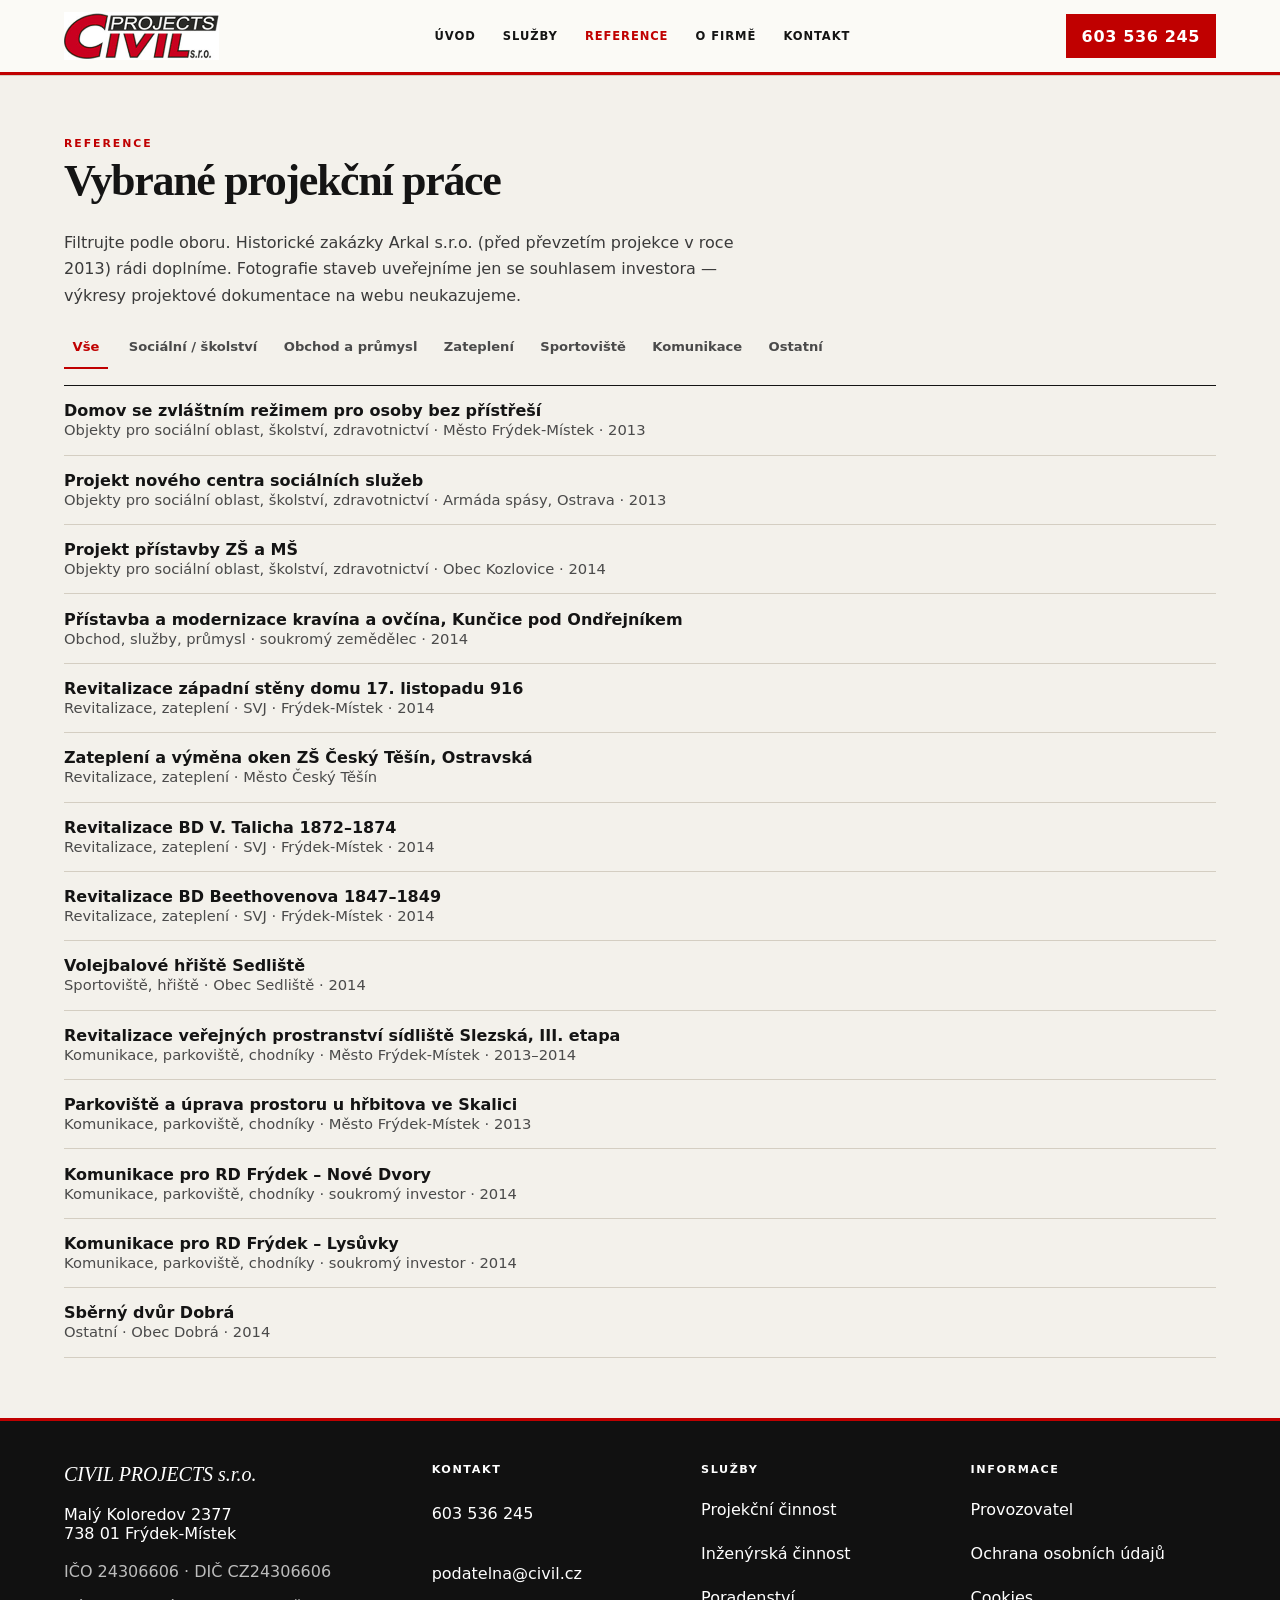
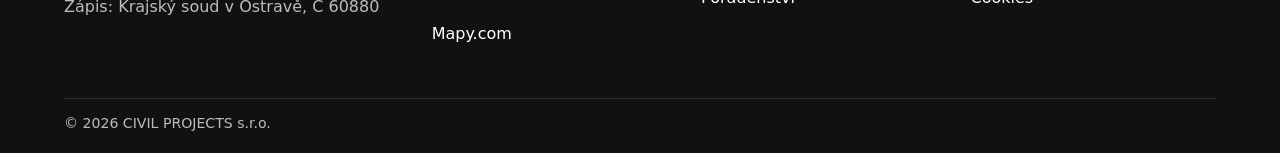
<file: reference.html>
<!DOCTYPE html>
<html lang="cs">
<head>
<meta charset="utf-8">
<meta name="viewport" content="width=device-width, initial-scale=1">
<title>Reference | CIVIL PROJECTS</title>
<meta name="description" content="Vybrané projekční práce CIVIL PROJECTS s.r.o.">
<link rel="canonical" href="https://www.civil.cz/reference.html">
<link rel="icon" href="favicon.ico">
<link rel="apple-touch-icon" href="favicon.ico">
<meta property="og:title" content="Reference | CIVIL PROJECTS">
<meta property="og:description" content="Vybrané projekční práce CIVIL PROJECTS s.r.o.">
<meta property="og:url" content="https://www.civil.cz/reference.html">
<meta property="og:type" content="website">
<meta property="og:locale" content="cs_CZ">
<meta property="og:image" content="https://www.civil.cz/img/og.png">
<meta property="og:image:width" content="1200">
<meta property="og:image:height" content="630">
<meta property="og:image:alt" content="CIVIL PROJECTS s.r.o.">
<meta name="twitter:card" content="summary_large_image">
<meta name="twitter:title" content="Reference | CIVIL PROJECTS">
<meta name="twitter:description" content="Vybrané projekční práce CIVIL PROJECTS s.r.o.">
<meta name="twitter:image" content="https://www.civil.cz/img/og.png">
<link rel="stylesheet" href="styles.css?v=16">

</head>
<body class="civil" data-form-endpoint="/api/form.php" data-turnstile-site-key="">
<a class="skip" href="#obsah">Přeskočit na obsah</a>
<header class="site-header" data-header>
  <div class="wrap header-bar">
    <a class="logo-link" href="index.html" aria-label="CIVIL PROJECTS s.r.o.">
      <img class="logo" src="img/logo.jpg" width="304" height="94" alt="CIVIL PROJECTS s.r.o.">
    </a>
    <nav class="nav-desktop" aria-label="Hlavní">
      <a class="nav-link" href="index.html">Úvod</a>
      <a class="nav-link" href="sluzby.html">Služby</a>
      <a class="nav-link" href="reference.html" aria-current="page">Reference</a>
      <a class="nav-link" href="o-firme.html">O firmě</a>
      <a class="nav-link" href="kontakt.html">Kontakt</a>
    </nav>
    <a class="header-cta" href="tel:+420603536245">603 536 245</a>
    <button type="button" class="menu-btn" data-nav-toggle aria-expanded="false" aria-controls="mobile-nav">Menu</button>
  </div>
  <div id="mobile-nav" class="nav-mobile" hidden>
    <nav class="wrap" aria-label="Mobilní">
      <a class="btn btn-red" href="tel:+420603536245">Zavolat 603 536 245</a>
      <a href="index.html">Úvod</a>
      <a href="sluzby.html">Služby</a>
      <a href="reference.html">Reference</a>
      <a href="o-firme.html">O firmě</a>
      <a href="kontakt.html">Kontakt</a>
    </nav>
  </div>
</header>
<div id="obsah" class="civil-main">
<section class="page-head"><div class="wrap">
    <p class="kicker">Reference</p>
    <h1>Vybrané projekční práce</h1>
    <p class="lede">Filtrujte podle oboru. Historické zakázky Arkal s.r.o. (před převzetím projekce v roce 2013) rádi doplníme. Fotografie staveb uveřejníme jen se souhlasem investora — výkresy projektové dokumentace na webu neukazujeme.</p>
    <!-- TODO: fotografie dokončených staveb jen se souhlasem investora; ne kótované výkresy PD -->
    <div class="filters" data-filters>
      <button type="button" class="filter" data-filter="all" aria-pressed="true">Vše</button>
      <button type="button" class="filter" data-filter="social" aria-pressed="false">Sociální / školství</button>
      <button type="button" class="filter" data-filter="prumysl" aria-pressed="false">Obchod a průmysl</button>
      <button type="button" class="filter" data-filter="zatepleni" aria-pressed="false">Zateplení</button>
      <button type="button" class="filter" data-filter="sport" aria-pressed="false">Sportoviště</button>
      <button type="button" class="filter" data-filter="komunikace" aria-pressed="false">Komunikace</button>
      <button type="button" class="filter" data-filter="ostatni" aria-pressed="false">Ostatní</button>
    </div>
    <ul class="ref-list">
      <li data-ref="social"><strong>Domov se zvláštním režimem pro osoby bez přístřeší</strong><span>Objekty pro sociální oblast, školství, zdravotnictví · Město Frýdek-Místek · 2013</span></li>
      <li data-ref="social"><strong>Projekt nového centra sociálních služeb</strong><span>Objekty pro sociální oblast, školství, zdravotnictví · Armáda spásy, Ostrava · 2013</span></li>
      <li data-ref="social"><strong>Projekt přístavby ZŠ a MŠ</strong><span>Objekty pro sociální oblast, školství, zdravotnictví · Obec Kozlovice · 2014</span></li>
      <li data-ref="prumysl"><strong>Přístavba a modernizace kravína a ovčína, Kunčice pod Ondřejníkem</strong><span>Obchod, služby, průmysl · soukromý zemědělec · 2014</span></li>
      <li data-ref="zatepleni"><strong>Revitalizace západní stěny domu 17. listopadu 916</strong><span>Revitalizace, zateplení · SVJ · Frýdek-Místek · 2014</span></li>
      <li data-ref="zatepleni"><strong>Zateplení a výměna oken ZŠ Český Těšín, Ostravská</strong><span>Revitalizace, zateplení · Město Český Těšín</span></li>
      <li data-ref="zatepleni"><strong>Revitalizace BD V. Talicha 1872–1874</strong><span>Revitalizace, zateplení · SVJ · Frýdek-Místek · 2014</span></li>
      <li data-ref="zatepleni"><strong>Revitalizace BD Beethovenova 1847–1849</strong><span>Revitalizace, zateplení · SVJ · Frýdek-Místek · 2014</span></li>
      <li data-ref="sport"><strong>Volejbalové hřiště Sedliště</strong><span>Sportoviště, hřiště · Obec Sedliště · 2014</span></li>
      <li data-ref="komunikace"><strong>Revitalizace veřejných prostranství sídliště Slezská, III. etapa</strong><span>Komunikace, parkoviště, chodníky · Město Frýdek-Místek · 2013–2014</span></li>
      <li data-ref="komunikace"><strong>Parkoviště a úprava prostoru u hřbitova ve Skalici</strong><span>Komunikace, parkoviště, chodníky · Město Frýdek-Místek · 2013</span></li>
      <li data-ref="komunikace"><strong>Komunikace pro RD Frýdek – Nové Dvory</strong><span>Komunikace, parkoviště, chodníky · soukromý investor · 2014</span></li>
      <li data-ref="komunikace"><strong>Komunikace pro RD Frýdek – Lysůvky</strong><span>Komunikace, parkoviště, chodníky · soukromý investor · 2014</span></li>
      <li data-ref="ostatni"><strong>Sběrný dvůr Dobrá</strong><span>Ostatní · Obec Dobrá · 2014</span></li>
    </ul>
  </div></section>
</div>
<footer class="site-footer">
  <div class="wrap footer-grid">
    <div>
      <p class="stamp-firm">CIVIL PROJECTS s.r.o.</p>
      <p><a href="https://mapy.com/fnc/v1/showmap?center=18.34259,49.68184&amp;zoom=17&amp;marker=true" target="_blank" rel="noopener noreferrer">Malý Koloredov 2377<br>738 01 Frýdek-Místek</a></p>
      <p>IČO 24306606 · DIČ CZ24306606</p>
      <p>Zápis: Krajský soud v Ostravě, C 60880</p>
    </div>
    <div>
      <h2>Kontakt</h2>
      <p><a href="tel:+420603536245">603 536 245</a></p>
      <p><a href="mailto:podatelna@civil.cz">podatelna@civil.cz</a></p>
      <p><a href="https://mapy.com/fnc/v1/showmap?center=18.34259,49.68184&amp;zoom=17&amp;marker=true" target="_blank" rel="noopener noreferrer">Mapy.com</a></p>
    </div>
    <div>
      <h2>Služby</h2>
      <ul class="legal-nav">
        <li><a href="projekce.html">Projekční činnost</a></li>
        <li><a href="inzenyring.html">Inženýrská činnost</a></li>
        <li><a href="poradenstvi.html">Poradenství</a></li>
      </ul>
    </div>
    <nav aria-label="Právní informace">
      <h2>Informace</h2>
      <ul class="legal-nav">
        <li><a href="provozovatel.html">Provozovatel</a></li>
        <li><a href="ochrana-osobnich-udaju.html">Ochrana osobních údajů</a></li>
        <li><a href="cookies.html">Cookies</a></li>
      </ul>
    </nav>
  </div>
  <p class="wrap footer-bar">© 2026 CIVIL PROJECTS s.r.o.</p>
</footer>
<script src="main.js?v=16" defer></script>
</body>
</html>
</file>
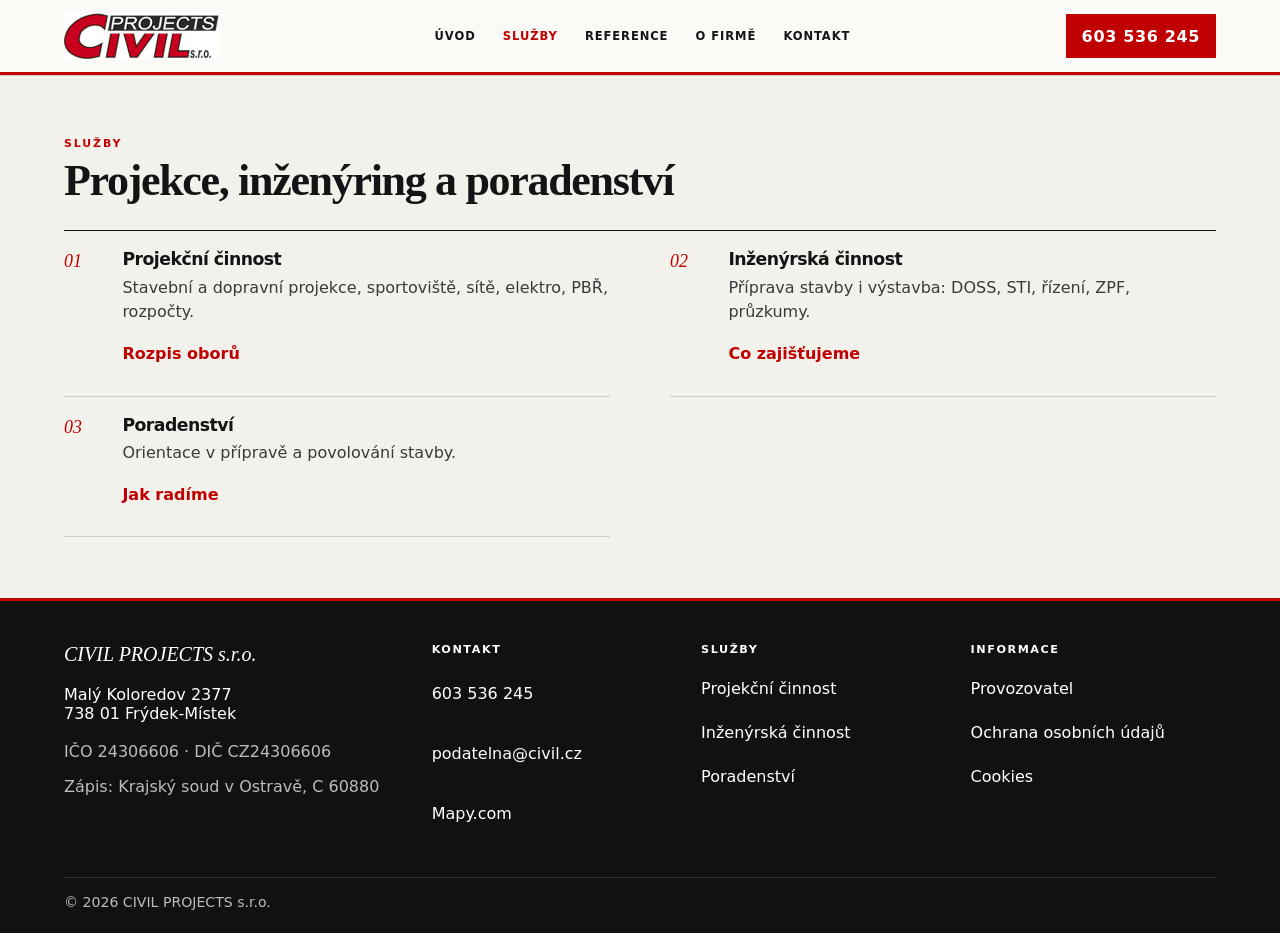
<file: sluzby.html>
<!DOCTYPE html>
<html lang="cs">
<head>
<meta charset="utf-8">
<meta name="viewport" content="width=device-width, initial-scale=1">
<title>Služby | CIVIL PROJECTS</title>
<meta name="description" content="Projekční, inženýrská a poradenská činnost CIVIL PROJECTS s.r.o.">
<link rel="canonical" href="https://www.civil.cz/sluzby.html">
<link rel="icon" href="favicon.ico">
<link rel="apple-touch-icon" href="favicon.ico">
<meta property="og:title" content="Služby | CIVIL PROJECTS">
<meta property="og:description" content="Projekční, inženýrská a poradenská činnost CIVIL PROJECTS s.r.o.">
<meta property="og:url" content="https://www.civil.cz/sluzby.html">
<meta property="og:type" content="website">
<meta property="og:locale" content="cs_CZ">
<meta property="og:image" content="https://www.civil.cz/img/og.png">
<meta property="og:image:width" content="1200">
<meta property="og:image:height" content="630">
<meta property="og:image:alt" content="CIVIL PROJECTS s.r.o.">
<meta name="twitter:card" content="summary_large_image">
<meta name="twitter:title" content="Služby | CIVIL PROJECTS">
<meta name="twitter:description" content="Projekční, inženýrská a poradenská činnost CIVIL PROJECTS s.r.o.">
<meta name="twitter:image" content="https://www.civil.cz/img/og.png">
<link rel="stylesheet" href="styles.css?v=16">

</head>
<body class="civil" data-form-endpoint="/api/form.php" data-turnstile-site-key="">
<a class="skip" href="#obsah">Přeskočit na obsah</a>
<header class="site-header" data-header>
  <div class="wrap header-bar">
    <a class="logo-link" href="index.html" aria-label="CIVIL PROJECTS s.r.o.">
      <img class="logo" src="img/logo.jpg" width="304" height="94" alt="CIVIL PROJECTS s.r.o.">
    </a>
    <nav class="nav-desktop" aria-label="Hlavní">
      <a class="nav-link" href="index.html">Úvod</a>
      <a class="nav-link" href="sluzby.html" aria-current="page">Služby</a>
      <a class="nav-link" href="reference.html">Reference</a>
      <a class="nav-link" href="o-firme.html">O firmě</a>
      <a class="nav-link" href="kontakt.html">Kontakt</a>
    </nav>
    <a class="header-cta" href="tel:+420603536245">603 536 245</a>
    <button type="button" class="menu-btn" data-nav-toggle aria-expanded="false" aria-controls="mobile-nav">Menu</button>
  </div>
  <div id="mobile-nav" class="nav-mobile" hidden>
    <nav class="wrap" aria-label="Mobilní">
      <a class="btn btn-red" href="tel:+420603536245">Zavolat 603 536 245</a>
      <a href="index.html">Úvod</a>
      <a href="sluzby.html">Služby</a>
      <a href="reference.html">Reference</a>
      <a href="o-firme.html">O firmě</a>
      <a href="kontakt.html">Kontakt</a>
    </nav>
  </div>
</header>
<div id="obsah" class="civil-main">
<section class="page-head"><div class="wrap">
    <p class="kicker">Služby</p>
    <h1>Projekce, inženýring a poradenství</h1>
    <ul class="schedule">
      <li data-reveal="1"><span>01</span><div><h2>Projekční činnost</h2><p>Stavební a dopravní projekce, sportoviště, sítě, elektro, PBŘ, rozpočty.</p><p><a href="projekce.html">Rozpis oborů</a></p></div></li>
      <li data-reveal="2"><span>02</span><div><h2>Inženýrská činnost</h2><p>Příprava stavby i výstavba: DOSS, STI, řízení, ZPF, průzkumy.</p><p><a href="inzenyring.html">Co zajišťujeme</a></p></div></li>
      <li data-reveal="3"><span>03</span><div><h2>Poradenství</h2><p>Orientace v přípravě a povolování stavby.</p><p><a href="poradenstvi.html">Jak radíme</a></p></div></li>
    </ul>
  </div></section>
</div>
<footer class="site-footer">
  <div class="wrap footer-grid">
    <div>
      <p class="stamp-firm">CIVIL PROJECTS s.r.o.</p>
      <p><a href="https://mapy.com/fnc/v1/showmap?center=18.34259,49.68184&amp;zoom=17&amp;marker=true" target="_blank" rel="noopener noreferrer">Malý Koloredov 2377<br>738 01 Frýdek-Místek</a></p>
      <p>IČO 24306606 · DIČ CZ24306606</p>
      <p>Zápis: Krajský soud v Ostravě, C 60880</p>
    </div>
    <div>
      <h2>Kontakt</h2>
      <p><a href="tel:+420603536245">603 536 245</a></p>
      <p><a href="mailto:podatelna@civil.cz">podatelna@civil.cz</a></p>
      <p><a href="https://mapy.com/fnc/v1/showmap?center=18.34259,49.68184&amp;zoom=17&amp;marker=true" target="_blank" rel="noopener noreferrer">Mapy.com</a></p>
    </div>
    <div>
      <h2>Služby</h2>
      <ul class="legal-nav">
        <li><a href="projekce.html">Projekční činnost</a></li>
        <li><a href="inzenyring.html">Inženýrská činnost</a></li>
        <li><a href="poradenstvi.html">Poradenství</a></li>
      </ul>
    </div>
    <nav aria-label="Právní informace">
      <h2>Informace</h2>
      <ul class="legal-nav">
        <li><a href="provozovatel.html">Provozovatel</a></li>
        <li><a href="ochrana-osobnich-udaju.html">Ochrana osobních údajů</a></li>
        <li><a href="cookies.html">Cookies</a></li>
      </ul>
    </nav>
  </div>
  <p class="wrap footer-bar">© 2026 CIVIL PROJECTS s.r.o.</p>
</footer>
<script src="main.js?v=16" defer></script>
</body>
</html>
</file>
<file: styles.css>
:root {
  --red: #c00000;
  --red-dark: #8a0000;
  --ink: #141414;
  --ink-soft: #3a3a3a;
  --muted: #4a4a4a;
  --paper: #f3f1eb;
  --paper-2: #ebe7de;
  --white: #fcfbf8;
  --line: #d4cec2;
  --steel: #111111;
  --header-h: 4.5rem;
  --display: Palatino, "Palatino Linotype", "Book Antiqua", Georgia, serif;
  --ui: "Segoe UI", system-ui, Arial, sans-serif;
}
*, *::before, *::after { box-sizing: border-box; }
html {
  scroll-padding-top: calc(var(--header-h) + 0.75rem);
  scroll-behavior: smooth;
}
body.civil {
  margin: 0;
  min-height: 100%;
  display: flex;
  flex-direction: column;
  font-family: var(--ui);
  color: var(--ink);
  background: var(--paper);
  -webkit-font-smoothing: antialiased;
}
.civil-main { flex: 1; }
img { max-width: 100%; height: auto; display: block; }
a { color: inherit; }
button { font: inherit; cursor: pointer; }
[hidden] { display: none !important; }
:focus-visible { outline: 2px solid var(--red); outline-offset: 2px; }

.skip {
  position: absolute;
  left: 0.75rem;
  top: -3rem;
  z-index: 80;
  display: inline-flex;
  align-items: center;
  min-height: 44px;
  padding: 0.5rem 0.75rem;
  background: var(--white);
  color: var(--ink);
}
.skip:focus { top: 0.75rem; }

.wrap {
  width: min(72rem, calc(100% - 2.25rem));
  margin-inline: auto;
}

.site-header {
  position: sticky;
  top: 0;
  z-index: 40;
  background: var(--white);
  background: color-mix(in srgb, var(--white) 90%, transparent);
  backdrop-filter: blur(14px);
  border-bottom: 1px solid var(--line);
}
.site-header::after {
  content: "";
  display: block;
  height: 3px;
  background: var(--red);
  transform-origin: left;
  transition: transform 0.35s ease;
}
.site-header.is-scrolled::after { transform: scaleX(0.28); }
.header-bar {
  display: flex;
  align-items: center;
  justify-content: space-between;
  gap: 0.55rem;
  min-height: var(--header-h);
}
@media (min-width: 900px) {
  .header-bar { gap: 1rem; }
}
.logo-link {
  display: flex;
  align-items: center;
  min-width: 0;
  min-height: 44px;
}
.logo { height: 1.85rem; width: auto; }
@media (min-width: 480px) {
  .logo { height: 2.4rem; }
}
@media (min-width: 640px) {
  .logo { height: 3rem; }
}
.nav-desktop {
  display: none;
  gap: 0.1rem;
}
@media (min-width: 900px) {
  .nav-desktop { display: flex; }
}
.nav-link {
  display: inline-flex;
  align-items: center;
  min-height: 44px;
  padding: 0.55rem 0.8rem;
  text-decoration: none;
  font-weight: 700;
  letter-spacing: 0.08em;
  text-transform: uppercase;
  font-size: 0.72rem;
}
.nav-link[aria-current="page"],
.nav-link:hover { color: var(--red); }
.header-cta {
  display: inline-flex;
  background: var(--red);
  color: #fff;
  text-decoration: none;
  font-weight: 800;
  padding: 0.5rem 0.7rem;
  min-height: 44px;
  min-width: 44px;
  align-items: center;
  justify-content: center;
  letter-spacing: 0.04em;
  transition: background 0.2s ease;
  flex-shrink: 0;
  font-size: 0.78rem;
}
@media (min-width: 900px) {
  .header-cta {
    padding: 0.65rem 1rem;
    font-size: 1rem;
  }
}
.header-cta:hover { background: var(--red-dark); }
.menu-btn {
  display: inline-flex;
  align-items: center;
  justify-content: center;
  min-height: 44px;
  min-width: 44px;
  border: 1px solid var(--line);
  background: var(--white);
  padding: 0.5rem 0.85rem;
  font-weight: 800;
  text-transform: uppercase;
  font-size: 0.75rem;
  flex-shrink: 0;
}
@media (min-width: 900px) {
  .menu-btn { display: none; }
}
.nav-mobile {
  border-top: 1px solid var(--line);
  background: var(--white);
  padding: 0.75rem 0 1rem;
}
.nav-mobile a {
  display: flex;
  align-items: center;
  min-height: 44px;
  padding: 0.55rem 0;
  text-decoration: none;
  font-weight: 700;
}
.nav-mobile .btn { justify-content: center; margin-bottom: 0.35rem; }

.hero {
  position: relative;
  overflow: hidden;
  color: #fff;
  padding: 4.5rem 0 0;
  background:
    radial-gradient(ellipse 55% 70% at 88% 8%, rgba(192, 0, 0, 0.32), transparent 58%),
    linear-gradient(165deg, #1c1414 0%, #0e0e0e 48%, #121212 100%);
}
.hero::before {
  content: "";
  position: absolute;
  left: 0;
  top: 0;
  bottom: 0;
  width: 4px;
  background: var(--red);
  z-index: 2;
}
.hero::after {
  content: "";
  position: absolute;
  inset: 0;
  background: linear-gradient(90deg, rgba(8, 8, 8, 0.62) 0%, rgba(8, 8, 8, 0.28) 46%, transparent 72%);
  pointer-events: none;
  z-index: 0;
}
.hero-land {
  position: absolute;
  inset: -10%;
  background: url("img/contours.svg") 58% 40% / cover no-repeat;
  opacity: 0.18;
  animation: land 48s ease-in-out infinite alternate;
}
@keyframes land {
  from { transform: translate3d(0, 0, 0) scale(1.02); }
  to { transform: translate3d(-1.6%, 1%, 0) scale(1.05); }
}
.hero-draw {
  position: absolute;
  inset: -6% -2% -8%;
  width: 104%;
  height: 118%;
  pointer-events: none;
  z-index: 0;
  animation: land 56s ease-in-out infinite alternate;
}
.hero-draw .dwg-line,
.hero-draw .dwg-red,
.hero-draw .dwg-dim,
.hero-draw .dwg-hatch,
.hero-draw .dwg-cut,
.hero-draw .dwg-hid,
.hero-draw .dwg-axis {
  fill: none;
  stroke-linecap: square;
  stroke-linejoin: miter;
}
.hero-draw .dwg-line { stroke: rgba(255, 255, 255, 0.5); stroke-width: 1.05; }
.hero-draw .dwg-cut { stroke: rgba(255, 255, 255, 0.62); stroke-width: 2.05; }
.hero-draw .dwg-red { stroke: rgba(192, 0, 0, 0.78); stroke-width: 1.35; }
.hero-draw .dwg-dim { stroke: rgba(255, 255, 255, 0.3); stroke-width: 0.75; }
.hero-draw .dwg-hatch { stroke: rgba(255, 255, 255, 0.28); stroke-width: 0.65; }
.hero-draw .dwg-hid { stroke: rgba(255, 255, 255, 0.32); stroke-width: 0.85; }
.hero-draw .dwg-axis { stroke: rgba(255, 255, 255, 0.28); stroke-width: 0.7; }
.hero-draw .dwg-fill { fill: url(#hatch); fill-rule: evenodd; stroke: rgba(255, 255, 255, 0.22); stroke-width: 0.8; opacity: 0; animation: hatch-in 28s ease-in-out infinite; }
.hero-draw .dwg-earth { fill: url(#hatch-earth); }
.hero-draw .dwg-insul { fill: url(#hatch-insul); }
.hero-draw .s1 .dwg-fill { animation-delay: 0s; }
.hero-draw .s2 .dwg-fill { animation-delay: 0.8s; }
.hero-draw .s3 .dwg-fill { animation-delay: 1.6s; }
.hero-draw .s5 .dwg-fill { animation-delay: 3.1s; }
.hero-draw .s6 .dwg-fill { animation-delay: 3.6s; }
.hero-draw circle.dwg-red { fill: rgba(192, 0, 0, 0.18); }
.hero-draw .dwg-note {
  fill: rgba(255, 255, 255, 0.42);
  stroke: none;
  font-family: var(--ui);
  font-size: 11px;
  font-weight: 600;
  letter-spacing: 0.14em;
  animation: ink-fade 28s ease-in-out infinite;
}
.hero-draw .dwg-kote {
  font-size: 10px;
  letter-spacing: 0.06em;
  font-weight: 500;
}
.hero-draw .dwg-axis-lbl {
  font-size: 10px;
  font-weight: 700;
  letter-spacing: 0;
  fill: rgba(255, 220, 220, 0.85);
}
.hero-draw .dwg-line,
.hero-draw .dwg-red,
.hero-draw .dwg-dim,
.hero-draw .dwg-cut {
  stroke-dasharray: 480;
  stroke-dashoffset: 480;
  animation:
    ink-draw 28s linear infinite,
    ink-fade 28s ease-in-out infinite;
}
.hero-draw .dwg-hid {
  stroke-dasharray: 7 5;
  stroke-dashoffset: 0;
  animation: ink-fade 28s ease-in-out infinite;
}
.hero-draw .dwg-axis {
  stroke-dasharray: 11 5 2 5;
  stroke-dashoffset: 0;
  animation: ink-fade 28s ease-in-out infinite;
}
.hero-draw .dwg-hatch {
  stroke-dasharray: none;
  stroke-dashoffset: 0;
  animation: none;
}
.hero-draw .s1 .dwg-line,
.hero-draw .s1 .dwg-red,
.hero-draw .s1 .dwg-dim,
.hero-draw .s1 .dwg-cut { animation-delay: 0s, 0s; }
.hero-draw .s1 .dwg-hid,
.hero-draw .s1 .dwg-axis,
.hero-draw .s1 .dwg-note { animation-delay: 0s; }
.hero-draw .s2 .dwg-line,
.hero-draw .s2 .dwg-red,
.hero-draw .s2 .dwg-dim,
.hero-draw .s2 .dwg-cut { animation-delay: 0.8s, 0.8s; }
.hero-draw .s2 .dwg-hid,
.hero-draw .s2 .dwg-axis,
.hero-draw .s2 .dwg-note { animation-delay: 0.8s; }
.hero-draw .s3 .dwg-line,
.hero-draw .s3 .dwg-red,
.hero-draw .s3 .dwg-dim,
.hero-draw .s3 .dwg-cut { animation-delay: 1.6s, 1.6s; }
.hero-draw .s3 .dwg-hid,
.hero-draw .s3 .dwg-axis,
.hero-draw .s3 .dwg-note { animation-delay: 1.6s; }
.hero-draw .s4 .dwg-line,
.hero-draw .s4 .dwg-red,
.hero-draw .s4 .dwg-dim,
.hero-draw .s4 .dwg-cut { animation-delay: 2.4s, 2.4s; }
.hero-draw .s4 .dwg-hid,
.hero-draw .s4 .dwg-axis,
.hero-draw .s4 .dwg-note { animation-delay: 2.4s; }
.hero-draw .s5 .dwg-line,
.hero-draw .s5 .dwg-red,
.hero-draw .s5 .dwg-dim,
.hero-draw .s5 .dwg-cut { animation-delay: 3.1s, 3.1s; }
.hero-draw .s5 .dwg-hid,
.hero-draw .s5 .dwg-axis,
.hero-draw .s5 .dwg-note { animation-delay: 3.1s; }
.hero-draw .s6 .dwg-line,
.hero-draw .s6 .dwg-red,
.hero-draw .s6 .dwg-dim,
.hero-draw .s6 .dwg-cut { animation-delay: 3.6s, 3.6s; }
.hero-draw .s6 .dwg-hid,
.hero-draw .s6 .dwg-axis,
.hero-draw .s6 .dwg-note { animation-delay: 3.6s; }
@keyframes hatch-in {
  0%, 12% { opacity: 0; }
  32%, 70% { opacity: 0.65; }
  86%, 100% { opacity: 0; }
}
@keyframes ink-draw {
  0% { stroke-dashoffset: 480; }
  38% { stroke-dashoffset: 0; }
  78% { stroke-dashoffset: 0; }
  79%, 100% { stroke-dashoffset: 480; }
}
@keyframes ink-fade {
  0% { opacity: 0; }
  8% { opacity: 0.72; }
  38% { opacity: 0.95; }
  72% { opacity: 0.8; }
  88%, 100% { opacity: 0; }
}
.hero-layout {
  position: relative;
  z-index: 1;
  display: flex;
  flex-direction: column;
  min-height: min(70vh, 34rem);
  padding-bottom: 0;
}
@media (min-width: 800px) {
  .hero-layout { min-height: min(78vh, 40rem); }
}
.eyebrow {
  color: #f0c8c8;
  font-weight: 700;
  letter-spacing: 0.2em;
  text-transform: uppercase;
  font-size: 0.7rem;
  margin: 0 0 0.9rem;
}
.hero h1, .page-head h1, h2 {
  font-family: var(--display);
  font-weight: 600;
  font-style: normal;
  letter-spacing: -0.03em;
}
.hero h1 {
  margin: 0;
  font-size: clamp(2.6rem, 7vw, 4.6rem);
  line-height: 0.96;
  max-width: 11ch;
}
.hero-lead {
  max-width: 28rem;
  margin: 1.15rem 0 0;
  color: rgba(255, 255, 255, 0.78);
  font-size: 1.08rem;
  line-height: 1.55;
}
.hero-actions {
  display: flex;
  flex-wrap: wrap;
  align-items: center;
  gap: 1rem 1.4rem;
  margin-top: 1.8rem;
}
.hero-phone {
  display: inline-flex;
  align-items: center;
  min-height: 44px;
  color: #fff;
  font-weight: 800;
  text-decoration: none;
  letter-spacing: 0.04em;
  border-bottom: 1px solid rgba(255, 255, 255, 0.4);
  padding: 0.35rem 0 0.2rem;
}
.hero-phone:hover { border-bottom-color: #fff; }
.hero-proof {
  list-style: none;
  margin: auto 0 0;
  padding: 1.35rem 0;
  border-top: 1px solid rgba(255, 255, 255, 0.16);
  display: grid;
  gap: 1rem 2.4rem;
}
@media (min-width: 640px) {
  .hero-proof { grid-template-columns: repeat(3, max-content); }
}
.hero-proof li {
  margin: 0;
  font-weight: 700;
  letter-spacing: 0.01em;
}
.hero-proof span {
  display: block;
  margin-bottom: 0.22rem;
  font-size: 0.62rem;
  letter-spacing: 0.16em;
  text-transform: uppercase;
  color: rgba(255, 255, 255, 0.62);
  font-weight: 700;
}

.btn {
  display: inline-flex;
  align-items: center;
  justify-content: center;
  min-height: 44px;
  padding: 0.65rem 1.15rem;
  text-decoration: none;
  font-weight: 800;
  border: 0;
  transition: background 0.2s ease, border-color 0.2s ease, color 0.2s ease;
}
.btn-red { background: var(--red); color: #fff; }
.btn-red:hover { background: var(--red-dark); }
.btn-ghost {
  background: transparent;
  color: #fff;
  border: 1px solid rgba(255, 255, 255, 0.38);
}
.btn-ghost:hover { border-color: #fff; }
.btn-dark { background: var(--ink); color: #fff; }
.btn-dark:hover { background: #2a2a2a; }
.btn-outline {
  background: transparent;
  color: var(--ink);
  border: 1px solid var(--ink);
}
.btn-outline:hover { background: var(--ink); color: #fff; }

.section, .page-head { padding: 3.8rem 0; }
.section-alt { background: var(--paper-2); }
.page-head h1 {
  margin: 0 0 1.6rem;
  font-size: clamp(1.9rem, 4vw, 2.75rem);
  line-height: 1.08;
}
.kicker {
  margin: 0 0 0.45rem;
  color: var(--red);
  font-weight: 800;
  letter-spacing: 0.18em;
  text-transform: uppercase;
  font-size: 0.68rem;
}
.kicker-on-dark { color: #f0c8c8; }
h2 {
  margin: 0 0 1.5rem;
  font-size: clamp(1.65rem, 3vw, 2.35rem);
}
.lede { max-width: 42rem; color: var(--ink-soft); line-height: 1.65; }
.lede-on-dark { color: rgba(255, 255, 255, 0.72); }
.lede-on-dark a {
  display: inline-flex;
  align-items: center;
  min-height: 44px;
  color: #fff;
  font-weight: 700;
  text-decoration: underline;
  text-underline-offset: 0.15em;
}

.pillars {
  list-style: none;
  margin: 0;
  padding: 1.4rem 0 0;
  border-top: 1px solid var(--ink);
  display: grid;
  gap: 1.8rem 3rem;
}
@media (min-width: 800px) {
  .pillars { grid-template-columns: repeat(3, 1fr); }
}
.pillars h3 {
  margin: 0.15rem 0 0.45rem;
  font-size: 1.35rem;
  font-family: var(--display);
  font-weight: 600;
}
.pillars p { margin: 0; color: var(--ink-soft); line-height: 1.55; }
.pillars p + p { margin-top: 0.7rem; }
.pillars a { font-weight: 700; color: var(--red); text-decoration: none; }
.pillars li:hover h3 { color: var(--red); }
.discipline-line {
  margin: 2.2rem 0 0;
  padding-top: 1.1rem;
  border-top: 1px solid var(--line);
  color: var(--muted);
  font-size: 0.82rem;
  line-height: 1.6;
  letter-spacing: 0.02em;
}

.spine {
  list-style: none;
  margin: 0;
  padding: 0;
  display: grid;
  gap: 1.4rem;
  position: relative;
}
@media (min-width: 800px) {
  .spine {
    grid-template-columns: repeat(4, 1fr);
    gap: 0;
  }
  .spine::before {
    content: "";
    position: absolute;
    top: 0.92rem;
    left: 0.9rem;
    right: 1.4rem;
    height: 1px;
    background: linear-gradient(90deg, var(--red), var(--line));
    transform-origin: left;
    animation: draw 1.1s ease both;
  }
}
@keyframes draw {
  from { transform: scaleX(0); }
  to { transform: scaleX(1); }
}
.spine li {
  display: flex;
  flex-direction: column;
  gap: 0.7rem;
  padding-right: 1.6rem;
}
.spine b {
  width: 1.85rem;
  height: 1.85rem;
  border: 1px solid var(--red);
  border-radius: 50%;
  display: grid;
  place-items: center;
  font-size: 0.68rem;
  font-weight: 800;
  color: var(--red);
  background: var(--paper);
  z-index: 1;
  font-style: normal;
  font-family: var(--ui);
}
.spine span { font-weight: 700; line-height: 1.35; }

.schedule {
  list-style: none;
  margin: 0;
  padding: 0;
  border-top: 1px solid var(--ink);
}
@media (min-width: 840px) {
  .schedule {
    display: grid;
    grid-template-columns: 1fr 1fr;
    column-gap: 3.75rem;
  }
}
.schedule li {
  display: grid;
  grid-template-columns: 2.8rem 1fr;
  gap: 0.85rem;
  padding: 1.15rem 0 1.2rem;
  border-bottom: 1px solid var(--line);
  align-items: start;
}
.schedule li > span {
  font-family: var(--display);
  font-style: italic;
  color: var(--red);
  font-size: 1.12rem;
  padding-top: 0.12rem;
}
.schedule h2 {
  margin: 0 0 0.28rem;
  font-size: 1.08rem;
  font-family: inherit;
  font-style: normal;
  line-height: 1.25;
}
.schedule p { margin: 0; color: var(--ink-soft); line-height: 1.55; }
.schedule p + p { margin-top: 0.45rem; }
.schedule a { font-weight: 700; color: var(--red); text-decoration: none; }
.schedule li:hover h2 { color: var(--red); }

.metrics {
  display: grid;
  gap: 1.6rem;
  margin-top: 2.5rem;
  padding-top: 1.7rem;
  border-top: 1px solid var(--ink);
}
@media (min-width: 720px) {
  .metrics { grid-template-columns: repeat(3, 1fr); }
}
.metrics p {
  margin: 0;
  color: var(--muted);
  max-width: 16rem;
  line-height: 1.4;
}
.metrics b {
  display: block;
  font-family: var(--display);
  font-style: italic;
  font-size: clamp(2.5rem, 4vw, 3.5rem);
  color: var(--ink);
  line-height: 0.95;
  margin-bottom: 0.4rem;
  font-variant-numeric: tabular-nums;
}

.band {
  background: var(--steel);
  color: #fff;
  padding: 3.2rem 0;
  position: relative;
}
.band::before {
  content: "";
  position: absolute;
  left: 0;
  top: 0;
  bottom: 0;
  width: 4px;
  background: var(--red);
}
.band h2 { margin-bottom: 0.55rem; }
.band-inner {
  display: flex;
  flex-wrap: wrap;
  gap: 1.2rem;
  align-items: end;
  justify-content: space-between;
}

.filters {
  display: flex;
  flex-wrap: wrap;
  gap: 0.4rem;
  margin: 0 0 0.4rem;
}
.filter {
  border: 0;
  border-bottom: 2px solid transparent;
  background: transparent;
  min-height: 44px;
  min-width: 44px;
  padding: 0.55rem 0.35rem;
  margin-right: 0.55rem;
  font-weight: 700;
  font-size: 0.82rem;
  color: var(--muted);
}
.filter:hover { color: var(--ink); }
.filter[aria-pressed="true"] {
  color: var(--red);
  border-bottom-color: var(--red);
}
.ref-list {
  list-style: none;
  margin: 1rem 0 0;
  padding: 0;
  border-top: 1px solid var(--ink);
}
.ref-list li {
  padding: 0.95rem 0;
  border-bottom: 1px solid var(--line);
}
.ref-list strong { display: block; }
.ref-list span { color: var(--muted); font-size: 0.92rem; }

.prose h3 { margin: 1.6rem 0 0.4rem; }
.prose ul { margin: 0.3rem 0 1rem; padding-left: 1.2rem; }
.prose li { margin: 0.2rem 0; line-height: 1.45; }
.toc {
  display: grid;
  gap: 0.4rem;
  margin: 0 0 1.8rem;
  padding-bottom: 1.2rem;
  border-bottom: 1px solid var(--line);
}
.toc a { color: var(--red); font-weight: 700; text-decoration: none; }

.contact-split {
  display: grid;
  gap: 2.4rem;
  margin-bottom: 2.8rem;
}
@media (min-width: 840px) {
  .contact-split { grid-template-columns: 0.85fr 1.15fr; gap: 3.5rem; }
}
.facts { margin: 0; border-top: 1px solid var(--ink); }
.facts > div {
  display: grid;
  grid-template-columns: 9.75rem minmax(0, 1fr);
  gap: 0.5rem 1.25rem;
  align-items: center;
  padding: 0.35rem 0;
  border-bottom: 1px solid var(--line);
}
@media (min-width: 520px) {
  .facts > div { grid-template-columns: 11.5rem minmax(0, 1fr); }
}
.facts dt,
.facts dd {
  margin: 0;
  min-height: 44px;
  display: flex;
  align-items: center;
}
.facts dt {
  font-size: 0.68rem;
  letter-spacing: 0.12em;
  text-transform: uppercase;
  font-weight: 800;
  color: var(--muted);
}
.facts dd {
  font-weight: 700;
  font-variant-numeric: tabular-nums;
}
.facts a { text-decoration: none; }
.facts a:hover { color: var(--red); }

.form h2 {
  margin: 0 0 1rem;
  font-family: var(--display);
  font-style: italic;
  font-size: 1.5rem;
}
.form label { display: grid; gap: 0.3rem; font-weight: 700; margin-bottom: 0.95rem; }
.form input, .form select, .form textarea {
  font: inherit;
  min-height: 44px;
  padding: 0.55rem 0;
  border: 0;
  border-bottom: 1px solid var(--line);
  background: transparent;
  width: 100%;
  border-radius: 0;
}
.form textarea { min-height: 7.5rem; }
.form [aria-invalid="true"] { border-bottom-color: var(--red); }
.form-field-error {
  display: block;
  margin-top: 0.35rem;
  font-size: 0.8125rem;
  color: var(--red);
  font-weight: 700;
}
.form input:focus, .form select:focus, .form textarea:focus {
  outline: none;
  border-bottom-color: var(--red);
}
.form-row {
  display: grid;
  gap: 0.75rem;
}
@media (min-width: 640px) {
  .form-row { grid-template-columns: 1fr 1fr; }
}
.consent {
  display: flex;
  gap: 0.6rem;
  align-items: flex-start;
  font-weight: 500;
  min-height: 44px;
}
.consent input {
  width: 1.25rem;
  height: 1.25rem;
  min-width: 1.25rem;
  min-height: 1.25rem;
  margin-top: 0.55rem;
  border: 1px solid var(--line);
  flex-shrink: 0;
}
.form-status { font-weight: 700; }
.form-status[data-state="ok"] { color: #157a32; }
.form-status[data-state="error"] { color: var(--red); }
.form[data-form-done] input,
.form[data-form-done] textarea,
.form[data-form-done] select,
.form[data-form-done] button { opacity: 0.55; }

.people {
  list-style: none;
  margin: 0;
  padding: 0;
  border-top: 1px solid var(--ink);
}
.people li {
  display: grid;
  gap: 0.15rem;
  padding: 0.75rem 0;
  border-bottom: 1px solid var(--line);
}
.people h3 { margin: 0; font-size: 1.05rem; }
.people p { margin: 0; color: var(--ink-soft); }
@media (min-width: 800px) {
  .people li {
    grid-template-columns: 16rem minmax(0, 1fr) 9.5rem 14rem;
    gap: 0.75rem 1.5rem;
    align-items: center;
  }
  .people h3,
  .people p {
    min-height: 44px;
    display: flex;
    align-items: center;
  }
  .people .phone {
    font-variant-numeric: tabular-nums;
    white-space: nowrap;
  }
  .people .team-mail { white-space: nowrap; }
}
@media (min-width: 1100px) {
  .people li {
    grid-template-columns: 18rem minmax(0, 1fr) 9.5rem 15rem;
  }
}
.team-mail { color: var(--red); text-decoration: none; font-weight: 700; }
.phone { font-weight: 800; letter-spacing: 0.02em; }
.phone a { text-decoration: none; }

.site-footer {
  background: var(--steel);
  color: rgba(255, 255, 255, 0.72);
  padding: 2.6rem 0 1.4rem;
  margin-top: auto;
  border-top: 3px solid var(--red);
}
.stamp-firm {
  margin: 0 0 0.45rem;
  font-family: var(--display);
  font-style: italic;
  font-size: 1.25rem;
  color: #fff;
}
.footer-grid {
  display: grid;
  gap: 1.5rem;
}
@media (min-width: 800px) {
  .footer-grid { grid-template-columns: 1.4fr 1fr 1fr 1fr; }
}
.site-footer a {
  color: #fff;
  text-decoration: none;
  display: inline-flex;
  align-items: center;
  min-height: 44px;
}
.site-footer a:hover { text-decoration: underline; }
.site-footer h2 {
  color: #fff;
  font-size: 0.7rem;
  letter-spacing: 0.14em;
  text-transform: uppercase;
  font-style: normal;
  font-family: var(--ui);
  margin-bottom: 0.7rem;
}
.legal-nav { list-style: none; margin: 0; padding: 0; }
.legal-nav li { margin: 0; }
.legal-nav a,
.toc a,
.pillars a,
.schedule a,
.back,
.people a,
.facts a {
  display: inline-flex;
  align-items: center;
  min-height: 44px;
}
.footer-bar {
  margin: 1.6rem auto 0;
  padding-top: 1rem;
  border-top: 1px solid rgba(255, 255, 255, 0.12);
  font-size: 0.88rem;
}

.legal-shell { width: min(46rem, calc(100% - 2rem)); margin: 2.5rem auto 3rem; }
.legal-shell h1 { font-family: var(--display); font-style: italic; }
.legal-shell p, .legal-shell li { line-height: 1.65; color: var(--ink-soft); }
.back { color: var(--red); font-weight: 700; text-decoration: none; }

html.js [data-reveal] {
  opacity: 0;
  transform: translateY(12px);
}
html.js [data-reveal].is-in {
  opacity: 1;
  transform: none;
  transition: opacity 0.55s ease, transform 0.55s ease;
}
html.js [data-reveal="2"].is-in { transition-delay: 0.07s; }
html.js [data-reveal="3"].is-in { transition-delay: 0.14s; }
html.js [data-reveal="4"].is-in { transition-delay: 0.21s; }

@media (max-width: 374px) {
  .wrap { width: calc(100% - 1.25rem); }
}

@media (prefers-reduced-motion: reduce) {
  html { scroll-behavior: auto; }
  .hero-land, .hero-draw, .spine::before, .site-header::after { animation: none; }
  .hero-draw .dwg-line,
  .hero-draw .dwg-red,
  .hero-draw .dwg-dim,
  .hero-draw .dwg-cut,
  .hero-draw .dwg-hid,
  .hero-draw .dwg-axis,
  .hero-draw .dwg-fill,
  .hero-draw .dwg-note {
    animation: none;
    stroke-dashoffset: 0;
    opacity: 0.45;
  }
  html.js [data-reveal] {
    opacity: 1;
    transform: none;
    transition: none;
  }
}
</file>
